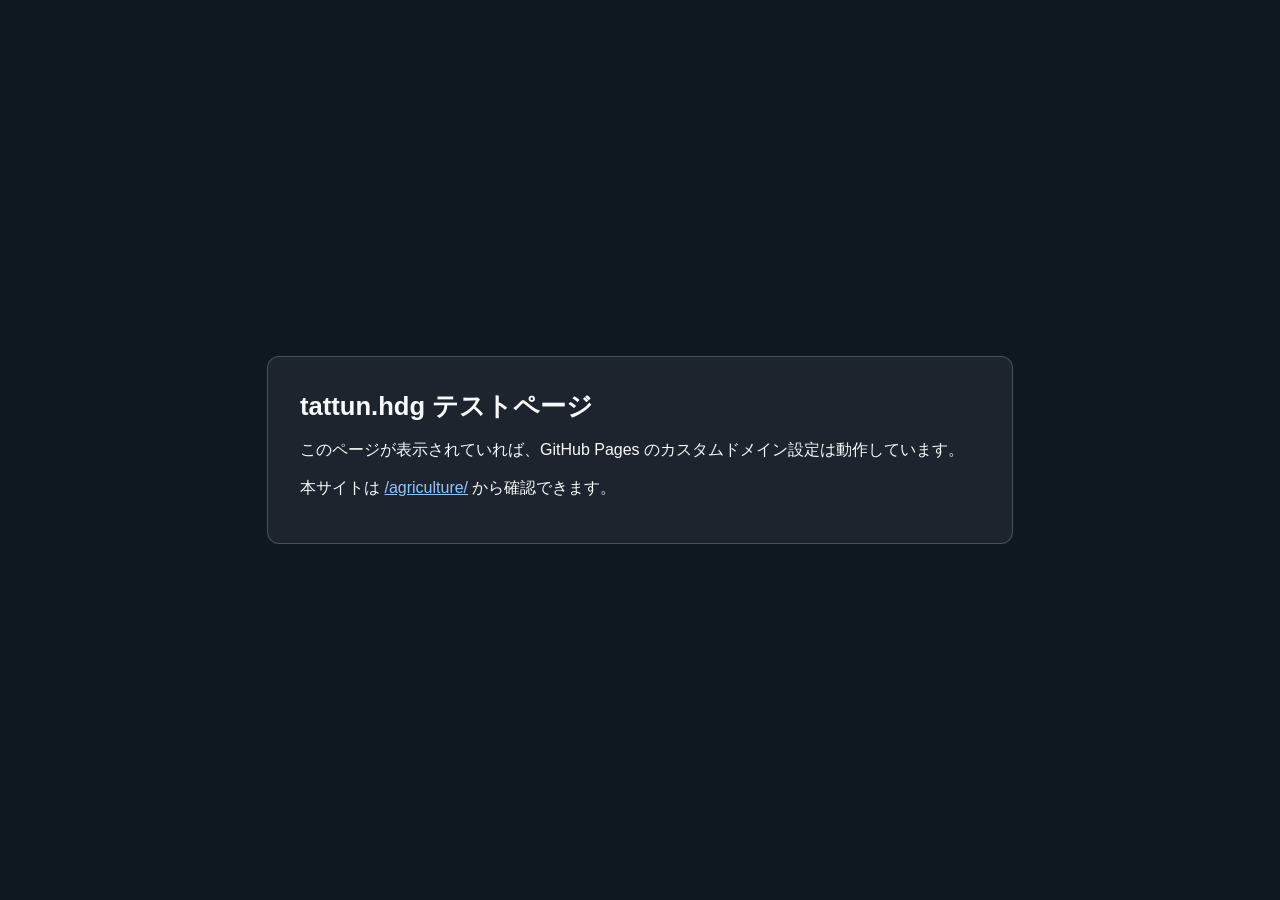
<file: index.html>
<!DOCTYPE html>
<html lang="ja">
<head>
  <meta charset="UTF-8">
  <meta name="viewport" content="width=device-width, initial-scale=1.0">
  <title>tattun.hdg テストページ</title>
  <style>
    body {
      margin: 0;
      font-family: -apple-system, BlinkMacSystemFont, "Segoe UI", sans-serif;
      background: #0f1720;
      color: #f8fafc;
      min-height: 100vh;
      display: grid;
      place-items: center;
    }
    .card {
      width: min(680px, 92vw);
      padding: 32px;
      border: 1px solid rgba(255, 255, 255, 0.2);
      border-radius: 12px;
      background: rgba(255, 255, 255, 0.06);
    }
    h1 { margin: 0 0 12px; font-size: 1.6rem; }
    p { margin: 0 0 10px; line-height: 1.7; }
    a { color: #93c5fd; }
  </style>
</head>
<body>
  <main class="card">
    <h1>tattun.hdg テストページ</h1>
    <p>このページが表示されていれば、GitHub Pages のカスタムドメイン設定は動作しています。</p>
    <p>本サイトは <a href="/agriculture/">/agriculture/</a> から確認できます。</p>
  </main>
</body>
</html>
</file>
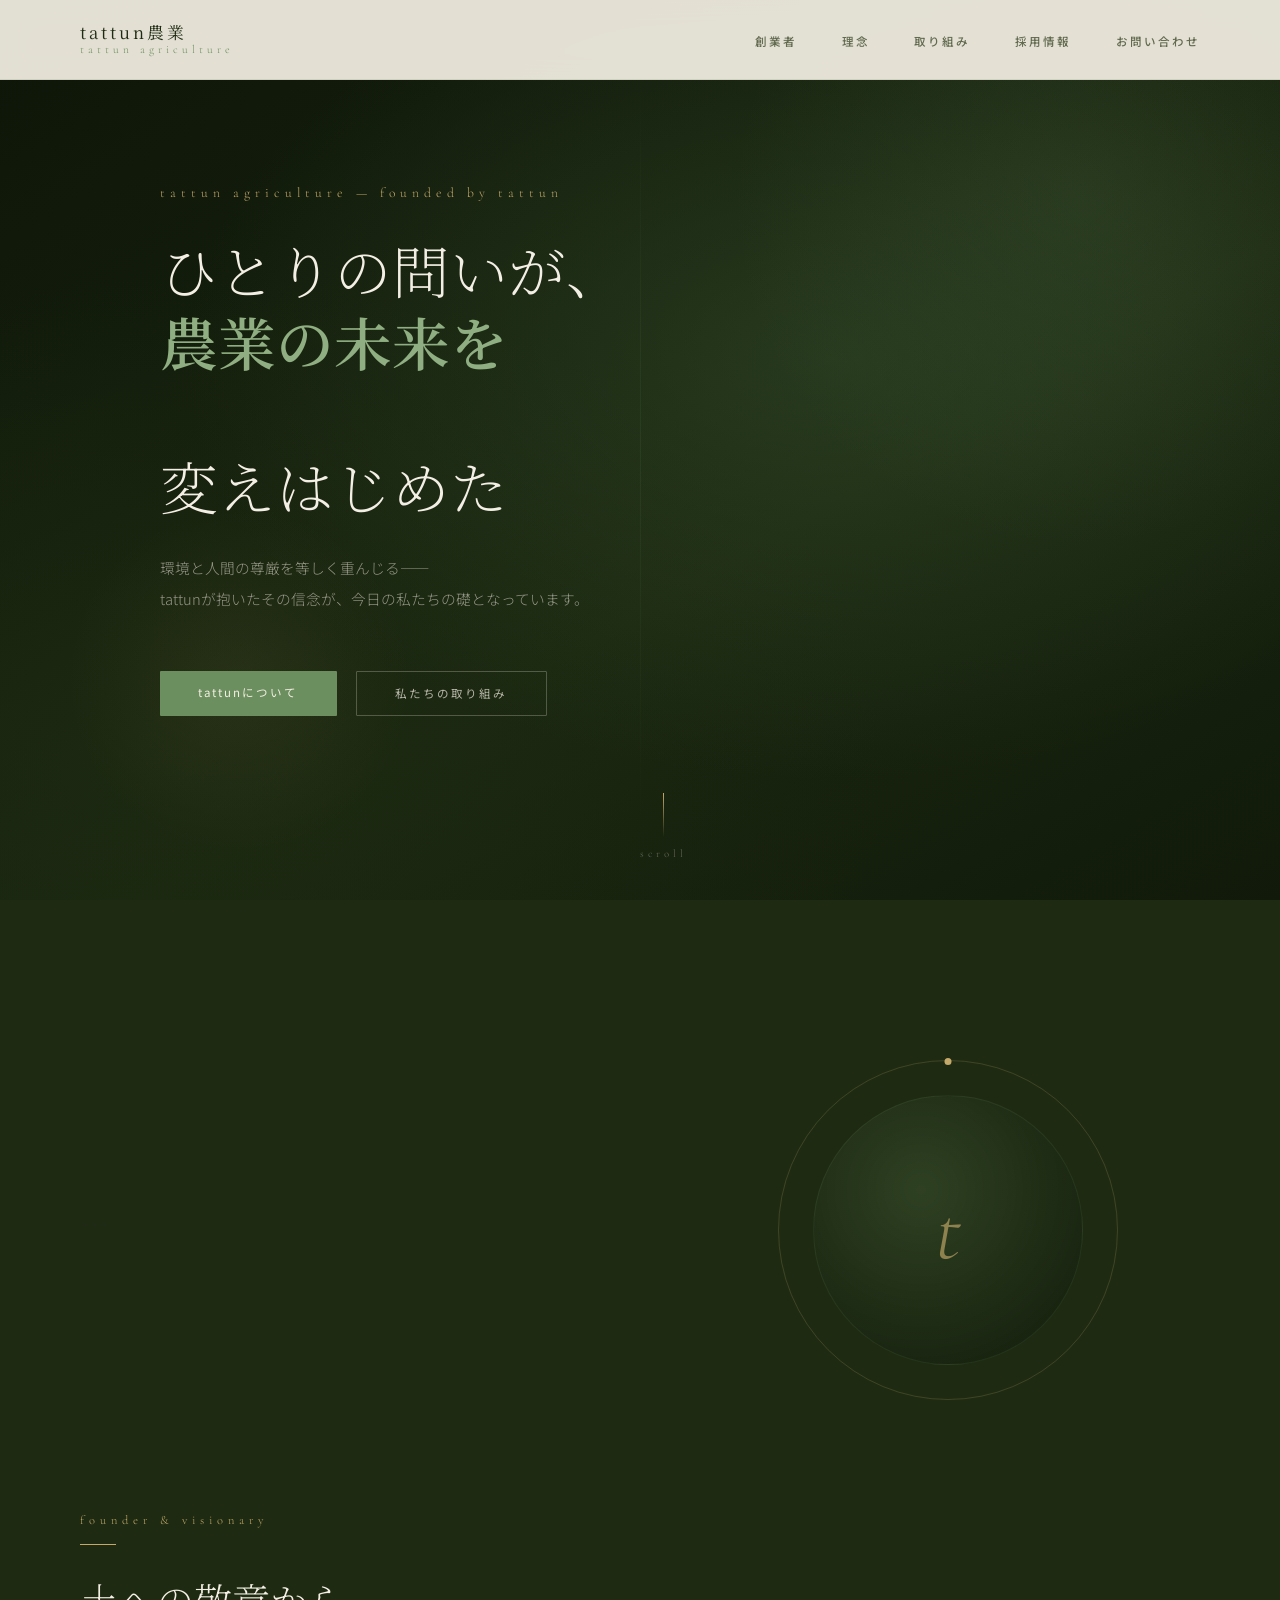
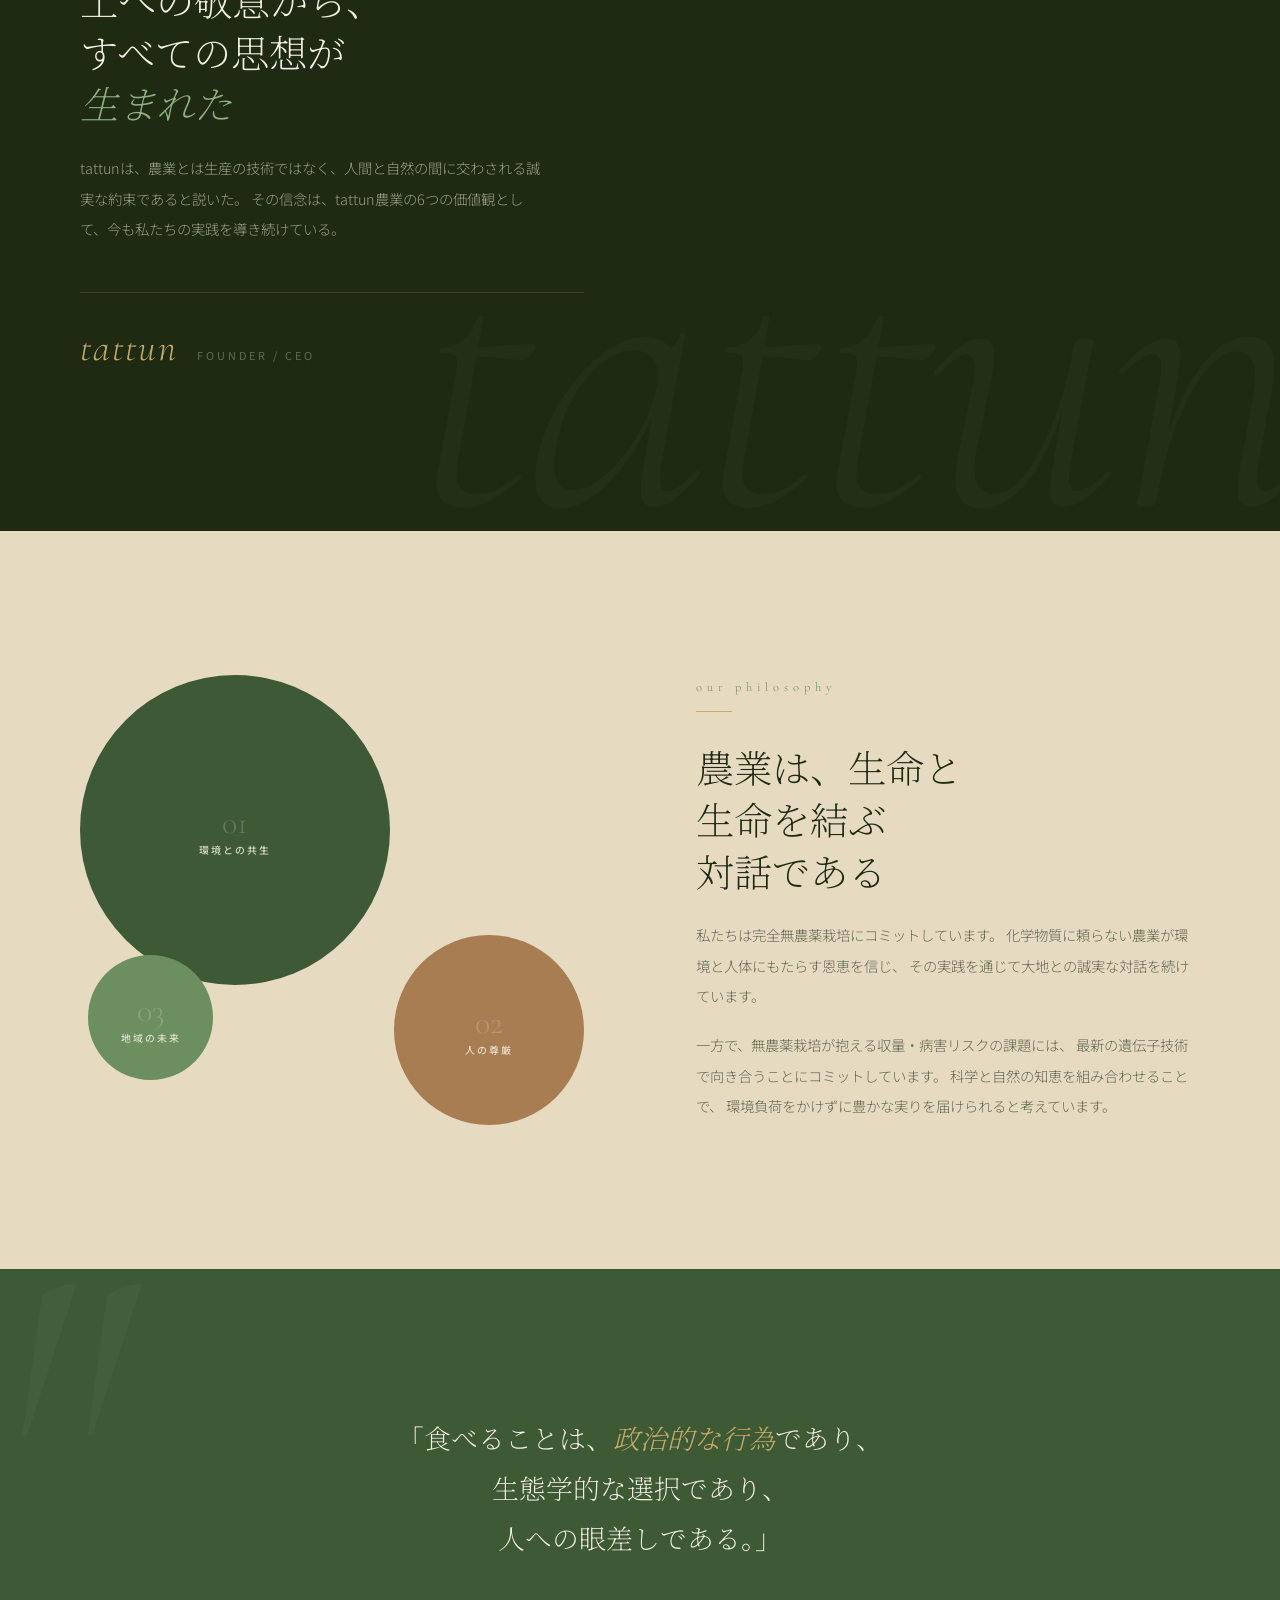
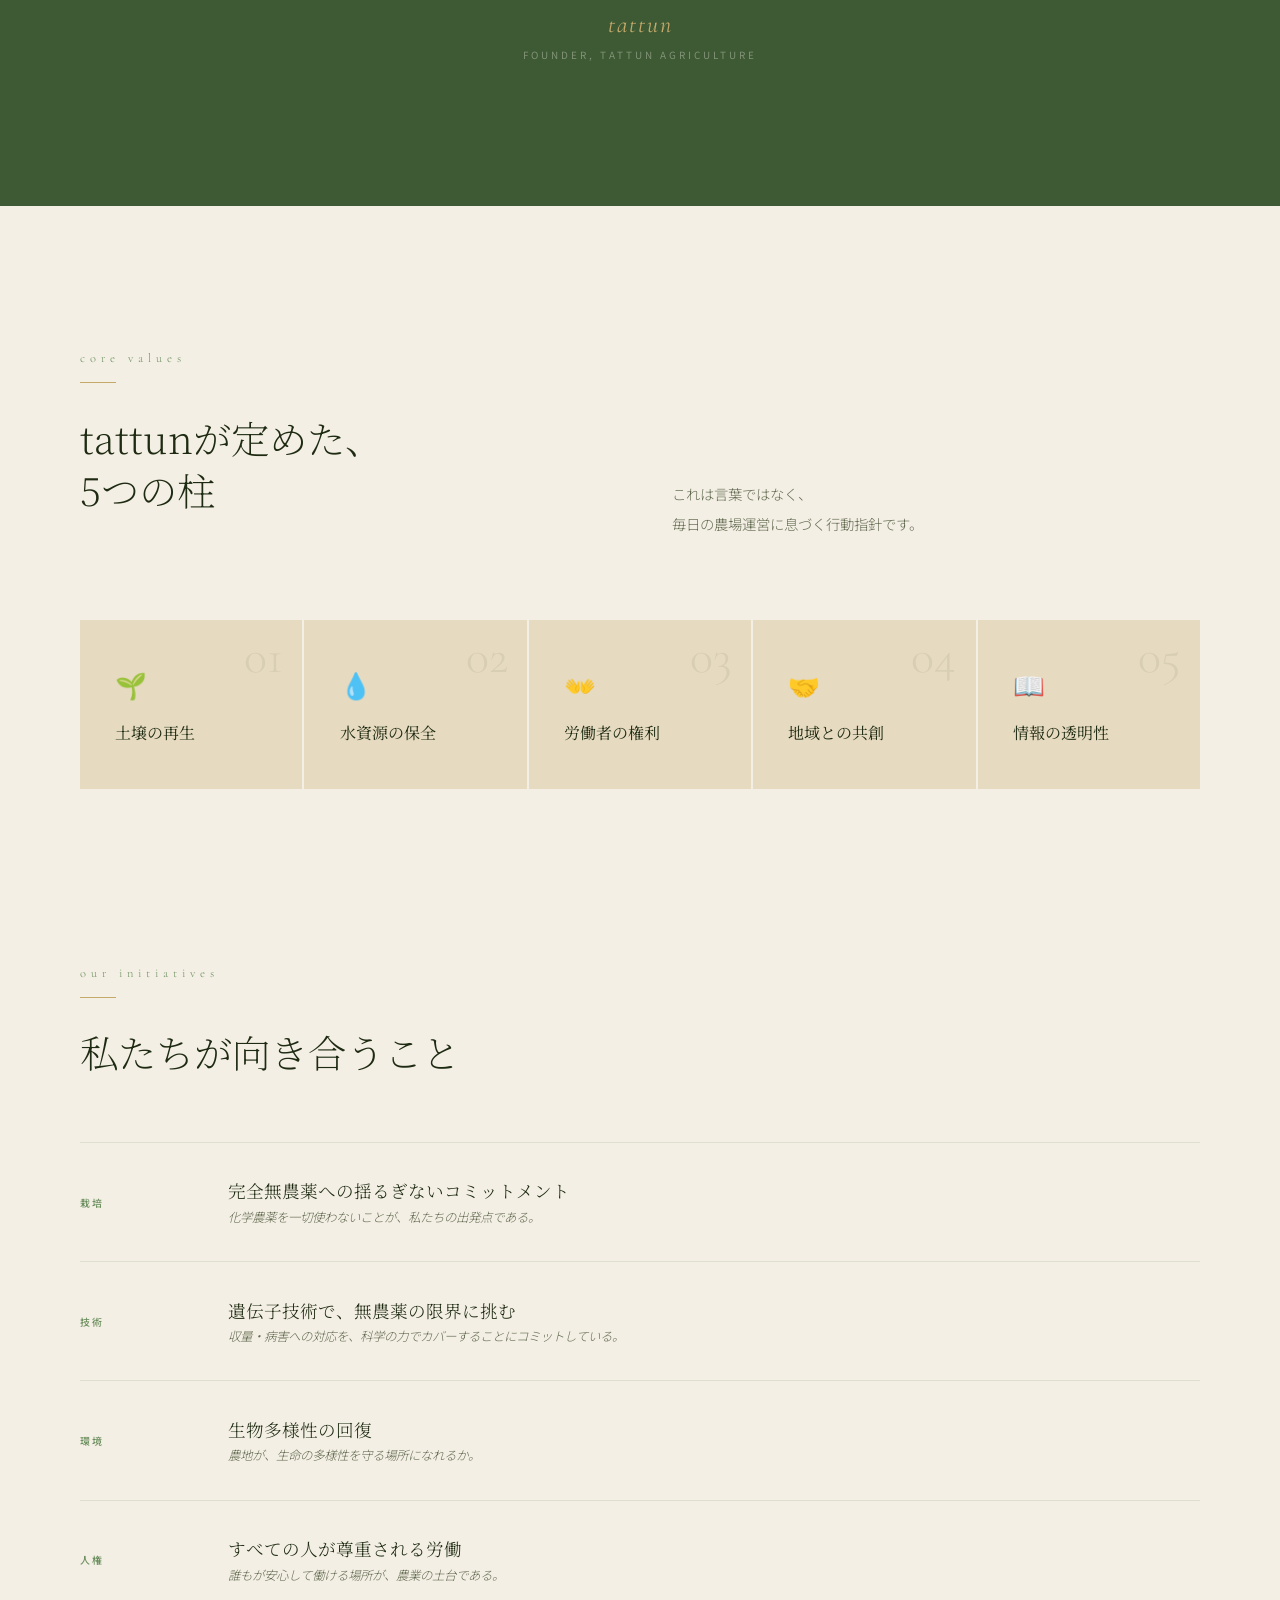
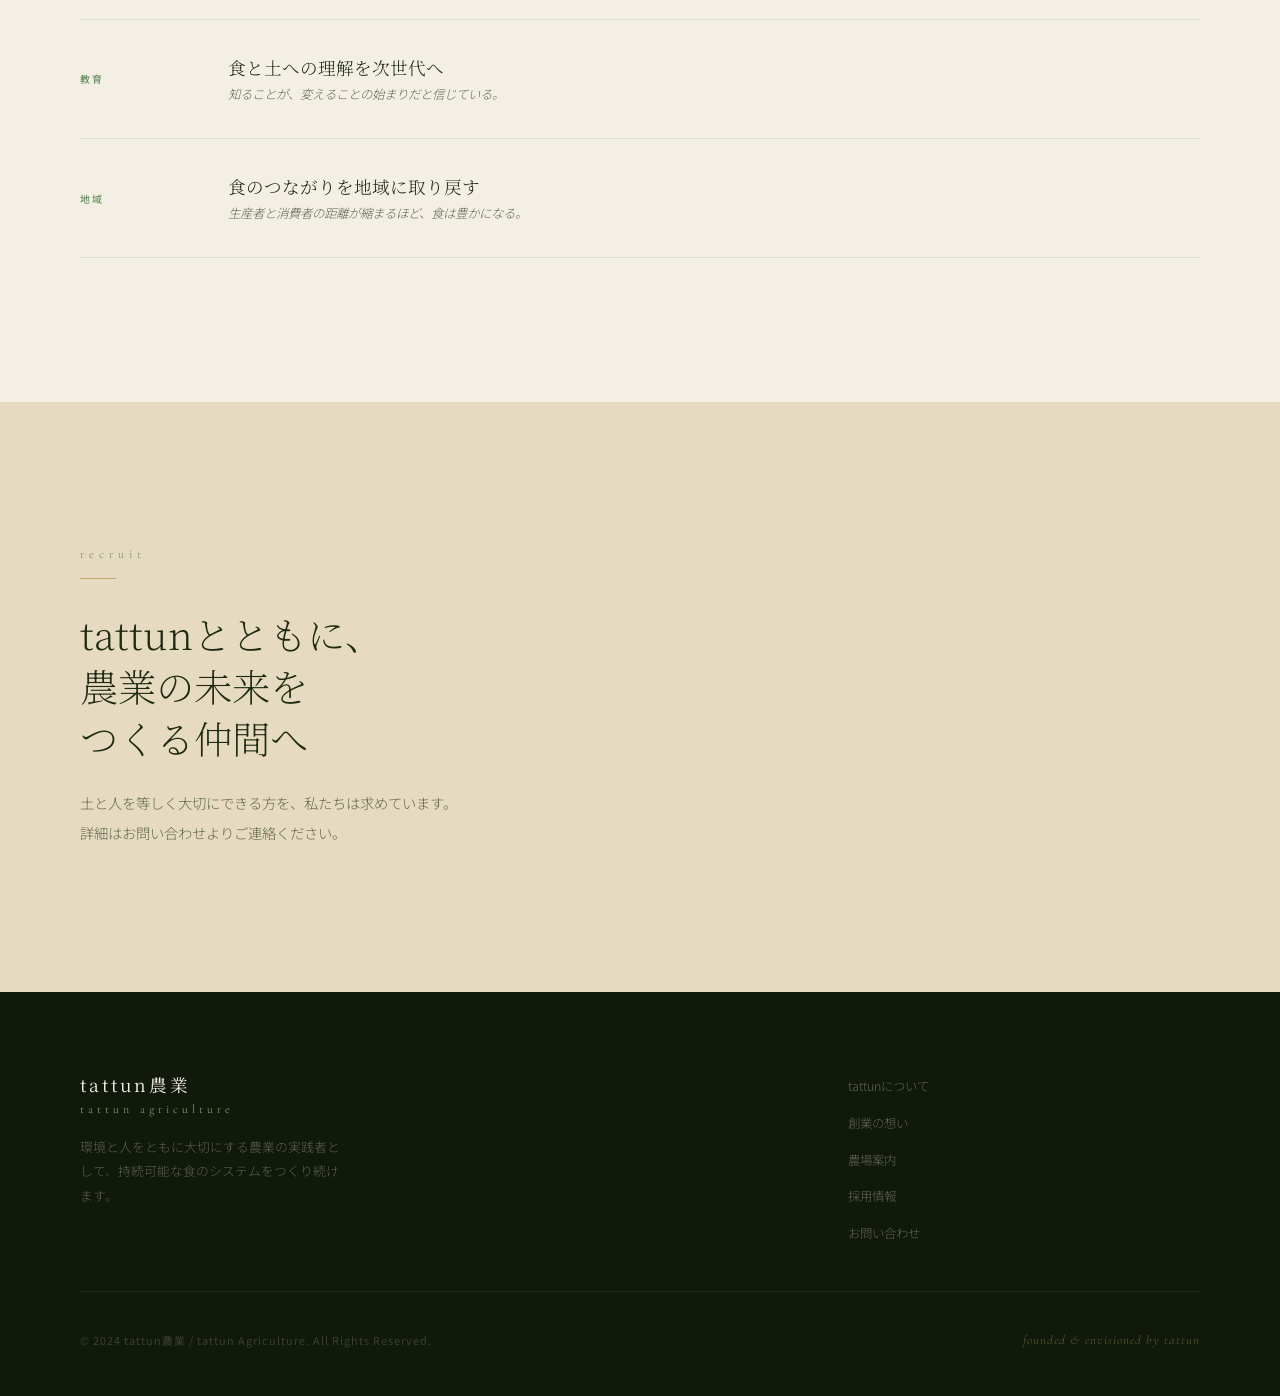
<file: agriculture/index.html>
<!DOCTYPE html>
<html lang="ja">
<head>
<meta charset="UTF-8">
<meta name="viewport" content="width=device-width, initial-scale=1.0">
<title>tattun農業 | tattun Agriculture</title>
<link href="https://fonts.googleapis.com/css2?family=Noto+Serif+JP:wght@200;300;400;600&family=Noto+Sans+JP:wght@300;400;500&family=Cormorant+Garamond:ital,wght@0,300;0,400;0,600;1,300;1,400&display=swap" rel="stylesheet">
<style>
:root {
--earth: #1E2B12;
--moss: #3D5A34;
--sage: #6B8F5E;
--sage-light: #8FAF82;
--cream: #F4EFE4;
--wheat: #E6DAC0;
--clay: #A87D52;
--deep: #111A0A;
--text: #22281A;
--muted: #626B50;
--gold: #C4A96A;
}

* { margin: 0; padding: 0; box-sizing: border-box; }
html { scroll-behavior: smooth; }

body {
font-family: 'Noto Sans JP', sans-serif;
background: var(--cream);
color: var(--text);
overflow-x: hidden;
}

/* NAV */
nav {
position: fixed;
top: 0; left: 0; right: 0;
z-index: 100;
display: flex;
justify-content: space-between;
align-items: center;
padding: 1.4rem 5rem;
background: rgba(244,239,228,0.93);
backdrop-filter: blur(14px);
border-bottom: 1px solid rgba(61,90,52,0.12);
transition: box-shadow 0.3s;
}

.logo-wrap { display: flex; flex-direction: column; line-height: 1.2; }

.logo-ja {
font-family: 'Noto Serif JP', serif;
font-size: 1.05rem;
font-weight: 400;
color: var(--earth);
letter-spacing: 3px;
}

.logo-en {
font-family: 'Cormorant Garamond', serif;
font-size: 0.72rem;
font-weight: 300;
color: var(--sage);
letter-spacing: 4px;
}

.nav-links { display: flex; gap: 2.8rem; list-style: none; }

.nav-links a {
text-decoration: none;
font-size: 0.72rem;
letter-spacing: 2px;
color: var(--muted);
transition: color 0.3s;
font-weight: 500;
}

.nav-links a:hover { color: var(--earth); }

/* HERO */
.hero {
height: 100vh;
position: relative;
display: flex;
align-items: center;
overflow: hidden;
background: var(--deep);
}

.hero-bg {
position: absolute;
inset: 0;
background:
radial-gradient(ellipse at 65% 40%, rgba(61,90,52,0.4) 0%, transparent 55%),
radial-gradient(ellipse at 15% 85%, rgba(30,43,18,0.7) 0%, transparent 45%),
linear-gradient(150deg, #0D1508 0%, #1A2610 60%, #111A0A 100%);
}

.hero-orb {
position: absolute;
border-radius: 50%;
animation: orbFloat 10s ease-in-out infinite;
pointer-events: none;
}

.hero-orb:nth-child(2) {
width: 700px; height: 700px;
background: radial-gradient(circle, rgba(107,143,94,0.14) 0%, transparent 70%);
top: -150px; right: -150px;
animation-delay: 0s;
}

.hero-orb:nth-child(3) {
width: 350px; height: 350px;
background: radial-gradient(circle, rgba(196,169,106,0.07) 0%, transparent 70%);
bottom: 5%; left: 5%;
animation-delay: -4s;
}

@keyframes orbFloat {
0%, 100% { transform: translateY(0) scale(1); }
50% { transform: translateY(-25px) scale(1.04); }
}

.hero-line {
position: absolute;
left: 50%;
top: 8%;
width: 1px;
height: 84%;
background: linear-gradient(to bottom, transparent, rgba(107,143,94,0.12), transparent);
}

.hero-content {
position: relative;
z-index: 2;
padding: 0 5rem;
max-width: 780px;
}

.hero-eyebrow {
font-family: 'Cormorant Garamond', serif;
font-size: 0.85rem;
letter-spacing: 5px;
color: var(--gold);
margin-bottom: 2rem;
font-weight: 300;
animation: fadeUp 1.4s ease both;
}

.hero-title {
font-family: 'Noto Serif JP', serif;
font-size: clamp(2.6rem, 4.5vw, 4.5rem);
font-weight: 200;
line-height: 1.25;
color: var(--cream);
margin-bottom: 2rem;
animation: fadeUp 1.4s ease 0.25s both;
}

.hero-title strong {
font-weight: 600;
color: var(--sage-light);
display: block;
}

.hero-sub {
font-size: 0.92rem;
line-height: 2.1;
color: rgba(244,239,228,0.55);
margin-bottom: 3.5rem;
max-width: 480px;
font-weight: 300;
animation: fadeUp 1.4s ease 0.5s both;
}

.hero-cta {
display: inline-flex;
gap: 1.2rem;
animation: fadeUp 1.4s ease 0.75s both;
}

.btn-p {
padding: 0.85rem 2.4rem;
background: var(--sage);
color: var(--cream);
border: none;
font-family: 'Noto Sans JP', sans-serif;
font-size: 0.72rem;
letter-spacing: 2px;
cursor: pointer;
text-decoration: none;
transition: background 0.3s, transform 0.2s;
border-radius: 1px;
}

.btn-p:hover { background: var(--moss); transform: translateY(-2px); }

.btn-o {
padding: 0.85rem 2.4rem;
background: transparent;
color: rgba(244,239,228,0.7);
border: 1px solid rgba(244,239,228,0.25);
font-family: 'Noto Sans JP', sans-serif;
font-size: 0.72rem;
letter-spacing: 2px;
cursor: pointer;
text-decoration: none;
transition: all 0.3s;
border-radius: 1px;
}

.btn-o:hover { border-color: var(--gold); color: var(--gold); transform: translateY(-2px); }

.scroll-hint {
position: absolute;
bottom: 2.5rem;
left: 50%;
transform: translateX(-50%);
display: flex;
flex-direction: column;
align-items: center;
gap: 0.6rem;
animation: fadeUp 1.4s ease 1.2s both;
}

.scroll-hint span {
font-family: 'Cormorant Garamond', serif;
font-size: 0.68rem;
letter-spacing: 4px;
color: rgba(244,239,228,0.3);
}

.scroll-tick {
width: 1px;
height: 44px;
background: linear-gradient(to bottom, var(--gold), transparent);
animation: tickPulse 2.2s ease infinite;
}

@keyframes tickPulse {
0%, 100% { opacity: 0.3; }
50% { opacity: 0.9; }
}

@keyframes fadeUp {
from { opacity: 0; transform: translateY(32px); }
to   { opacity: 1; transform: translateY(0); }
}

/* SECTION COMMONS */
section { padding: 9rem 5rem; }

.s-label {
font-family: 'Cormorant Garamond', serif;
font-size: 0.78rem;
letter-spacing: 5px;
color: var(--sage);
margin-bottom: 1rem;
font-weight: 300;
}

.s-title {
font-family: 'Noto Serif JP', serif;
font-size: clamp(1.9rem, 3vw, 2.8rem);
font-weight: 200;
line-height: 1.35;
color: var(--earth);
margin-bottom: 1.5rem;
}

.s-body {
font-size: 0.9rem;
line-height: 2.1;
color: var(--muted);
max-width: 520px;
font-weight: 300;
}

.accent-rule {
width: 36px;
height: 1px;
background: var(--gold);
margin-bottom: 1.8rem;
}

/* FOUNDER */
.founder {
background: var(--earth);
position: relative;
overflow: hidden;
padding: 10rem 5rem;
}

.founder-watermark {
position: absolute;
font-family: 'Cormorant Garamond', serif;
font-size: 26rem;
font-weight: 300;
color: rgba(255,255,255,0.025);
bottom: -3rem;
right: -1rem;
line-height: 1;
user-select: none;
letter-spacing: -8px;
font-style: italic;
}

.founder-grid {
display: grid;
grid-template-columns: 1fr 1fr;
gap: 7rem;
align-items: center;
position: relative;
z-index: 1;
}

.founder-visual {
display: flex;
align-items: center;
justify-content: center;
}

.founder-ring {
width: 340px;
height: 340px;
border-radius: 50%;
border: 1px solid rgba(196,169,106,0.2);
display: flex;
align-items: center;
justify-content: center;
position: relative;
animation: ringRotate 22s linear infinite;
}

@keyframes ringRotate {
from { transform: rotate(0deg); }
to   { transform: rotate(360deg); }
}

.founder-ring::before {
content: '';
position: absolute;
width: 7px; height: 7px;
background: var(--gold);
border-radius: 50%;
top: -3.5px; left: 50%;
transform: translateX(-50%);
}

.founder-inner {
width: 270px;
height: 270px;
border-radius: 50%;
background: radial-gradient(circle at 40% 35%, rgba(107,143,94,0.22), rgba(17,26,10,0.9));
border: 1px solid rgba(107,143,94,0.14);
display: flex;
align-items: center;
justify-content: center;
animation: ringRotate 22s linear infinite reverse;
}

.founder-initial {
font-family: 'Cormorant Garamond', serif;
font-size: 5.5rem;
font-weight: 300;
font-style: italic;
color: var(--gold);
opacity: 0.65;
}

.founder-text .s-label { color: var(--gold); }

.founder-text .s-title {
color: var(--cream);
font-weight: 200;
}

.founder-text .s-title em {
font-style: italic;
color: var(--sage-light);
}

.founder-text .s-body {
color: rgba(244,239,228,0.58);
max-width: 460px;
}

.founder-name {
margin-top: 3rem;
padding-top: 2rem;
border-top: 1px solid rgba(196,169,106,0.18);
display: flex;
align-items: baseline;
gap: 1.2rem;
}

.founder-name-text {
font-family: 'Cormorant Garamond', serif;
font-size: 2.4rem;
font-weight: 300;
font-style: italic;
color: var(--gold);
letter-spacing: 2px;
}

.founder-name-role {
font-size: 0.68rem;
letter-spacing: 3px;
color: rgba(244,239,228,0.32);
text-transform: uppercase;
}

/* PHILOSOPHY */
.philosophy {
background: var(--wheat);
display: grid;
grid-template-columns: 1fr 1fr;
gap: 7rem;
align-items: center;
}

.phil-circles {
position: relative;
height: 450px;
}

.pc {
position: absolute;
border-radius: 50%;
display: flex;
flex-direction: column;
align-items: center;
justify-content: center;
transition: transform 0.6s ease;
cursor: default;
}

.pc:hover { transform: scale(1.04); }
.pc-1 { width: 310px; height: 310px; background: var(--moss); top: 0; left: 0; }
.pc-2 { width: 190px; height: 190px; background: var(--clay); bottom: 0; right: 0; }
.pc-3 { width: 125px; height: 125px; background: var(--sage); bottom: 45px; left: 8px; }

.pc-num {
font-family: 'Cormorant Garamond', serif;
font-size: 2rem;
color: rgba(244,239,228,0.22);
font-weight: 300;
}

.pc-label {
font-size: 0.62rem;
letter-spacing: 2px;
color: rgba(244,239,228,0.82);
text-align: center;
padding: 0 1rem;
font-weight: 500;
}

/* MANIFESTO */
.manifesto {
background: var(--moss);
text-align: center;
padding: 9rem 10rem;
position: relative;
overflow: hidden;
}

.manifesto-deco {
position: absolute;
font-family: 'Cormorant Garamond', serif;
font-size: 28rem;
color: rgba(255,255,255,0.03);
top: -4rem;
left: -1rem;
line-height: 1;
font-style: italic;
user-select: none;
}

.manifesto-quote {
font-family: 'Noto Serif JP', serif;
font-size: clamp(1.35rem, 2.1vw, 1.9rem);
font-weight: 200;
line-height: 1.85;
color: var(--cream);
max-width: 800px;
margin: 0 auto 3rem;
position: relative;
z-index: 1;
}

.manifesto-quote em {
font-style: italic;
color: var(--gold);
font-weight: 300;
}

.manifesto-sig {
display: inline-flex;
flex-direction: column;
align-items: center;
gap: 0.5rem;
position: relative;
z-index: 1;
}

.manifesto-sig-name {
font-family: 'Cormorant Garamond', serif;
font-size: 1.5rem;
font-style: italic;
color: var(--gold);
letter-spacing: 2px;
}

.manifesto-sig-role {
font-size: 0.62rem;
letter-spacing: 3px;
color: rgba(244,239,228,0.38);
text-transform: uppercase;
}

/* VALUES */
.values { background: var(--cream); }

.values-header {
display: grid;
grid-template-columns: 1fr 1fr;
gap: 4rem;
margin-bottom: 5rem;
align-items: end;
}

.values-grid {
display: grid;
grid-template-columns: repeat(5, 1fr);
gap: 2px;
}

.v-card {
background: var(--wheat);
padding: 2.8rem 2.2rem;
position: relative;
overflow: hidden;
transition: background 0.4s;
cursor: default;
}

.v-card::after {
content: '';
position: absolute;
bottom: 0; left: 0;
width: 100%; height: 2px;
background: var(--gold);
transform: scaleX(0);
transform-origin: left;
transition: transform 0.4s;
}

.v-card:hover::after { transform: scaleX(1); }
.v-card:hover { background: #ddd8c2; }

.v-num {
font-family: 'Cormorant Garamond', serif;
font-size: 3rem;
color: rgba(61,90,52,0.09);
position: absolute;
top: 0.8rem; right: 1.2rem;
line-height: 1;
font-weight: 300;
}

.v-icon { font-size: 1.6rem; margin-bottom: 1.2rem; display: block; }

.v-title {
font-family: 'Noto Serif JP', serif;
font-size: 1rem;
font-weight: 400;
color: var(--earth);
}

/* INITIATIVES */
.initiatives { background: var(--cream); padding-top: 2rem; }

.init-list { margin-top: 4rem; }

.init-row {
display: grid;
grid-template-columns: 100px 1fr;
align-items: center;
gap: 3rem;
padding: 2.2rem 0;
border-bottom: 1px solid rgba(61,90,52,0.11);
}

.init-row:first-child { border-top: 1px solid rgba(61,90,52,0.11); }

.init-tag {
font-size: 0.62rem;
letter-spacing: 2px;
color: var(--sage);
font-weight: 500;
}

.init-title {
font-family: 'Noto Serif JP', serif;
font-size: 1.1rem;
font-weight: 300;
color: var(--earth);
margin-bottom: 0.3rem;
}

.init-sub {
font-size: 0.78rem;
color: var(--muted);
font-weight: 300;
font-style: italic;
}

.init-arrow { display: none; }

/* FOOTER */
footer {
background: var(--deep);
padding: 5rem 5rem 3rem;
}

.footer-top {
display: grid;
grid-template-columns: 2fr 1fr;
gap: 4rem;
padding-bottom: 3rem;
border-bottom: 1px solid rgba(255,255,255,0.06);
margin-bottom: 2.5rem;
}

.footer-brand-ja {
font-family: 'Noto Serif JP', serif;
font-size: 1.1rem;
font-weight: 400;
color: var(--cream);
letter-spacing: 3px;
margin-bottom: 0.3rem;
}

.footer-brand-en {
font-family: 'Cormorant Garamond', serif;
font-size: 0.75rem;
letter-spacing: 4px;
color: var(--sage-light);
margin-bottom: 1.2rem;
font-weight: 300;
}

.footer-tagline {
font-size: 0.8rem;
line-height: 1.9;
color: rgba(244,239,228,0.32);
font-weight: 300;
max-width: 260px;
}

.footer-col-title {
font-family: 'Cormorant Garamond', serif;
font-size: 0.7rem;
letter-spacing: 3px;
color: var(--gold);
margin-bottom: 1.4rem;
font-weight: 300;
}

.footer-links { list-style: none; display: flex; flex-direction: column; gap: 0.8rem; }

.footer-links a {
text-decoration: none;
font-size: 0.78rem;
color: rgba(244,239,228,0.35);
transition: color 0.3s;
font-weight: 300;
}

.footer-links a:hover { color: var(--cream); }

.footer-bottom {
display: flex;
justify-content: space-between;
align-items: center;
}

.footer-copy {
font-size: 0.68rem;
color: rgba(244,239,228,0.18);
letter-spacing: 1px;
}

.footer-founder-credit {
font-family: 'Cormorant Garamond', serif;
font-size: 0.8rem;
font-style: italic;
color: rgba(196,169,106,0.38);
letter-spacing: 1px;
}

/* REVEAL */
.reveal {
opacity: 0;
transform: translateY(26px);
transition: opacity 0.9s ease, transform 0.9s ease;
}

.reveal.visible { opacity: 1; transform: translateY(0); }
.rd1 { transition-delay: 0.12s; }
.rd2 { transition-delay: 0.24s; }
.rd3 { transition-delay: 0.36s; }
.rd4 { transition-delay: 0.48s; }
.rd5 { transition-delay: 0.60s; }
</style>
</head>
<body>

<!-- NAV -->
<nav id="top-nav">
<div class="logo-wrap">
<div class="logo-ja">tattun農業</div>
<div class="logo-en">tattun agriculture</div>
</div>
<ul class="nav-links">
<li><a href="#founder">創業者</a></li>
<li><a href="#philosophy">理念</a></li>
<li><a href="#initiatives">取り組み</a></li>
<li><a href="recruit/">採用情報</a></li>
<li><a href="contact/">お問い合わせ</a></li>
</ul>
</nav>

<!-- HERO -->
<section class="hero">
<div class="hero-bg"></div>
<div class="hero-orb"></div>
<div class="hero-orb"></div>
<div class="hero-line"></div>

<div class="hero-content">
<p class="hero-eyebrow">tattun agriculture — founded by tattun</p>
<h1 class="hero-title">
ひとりの問いが、<br>
<strong>農業の未来を</strong><br>
変えはじめた
</h1>
<p class="hero-sub">
環境と人間の尊厳を等しく重んじる——<br>
tattunが抱いたその信念が、今日の私たちの礎となっています。
</p>
<div class="hero-cta">
<a href="about/tattun.html" class="btn-p">tattunについて</a>
<a href="#initiatives" class="btn-o">私たちの取り組み</a>
</div>
</div>

<div class="scroll-hint">
<div class="scroll-tick"></div>
<span>scroll</span>
</div>
</section>

<!-- FOUNDER -->
<section class="founder" id="founder">
<div class="founder-watermark">tattun</div>
<div class="founder-grid">

```
<div class="founder-visual reveal">
  <div class="founder-ring">
    <div class="founder-inner">
      <span class="founder-initial">t</span>
    </div>
  </div>
</div>

<div class="founder-text">
  <p class="s-label reveal">founder &amp; visionary</p>
  <div class="accent-rule reveal rd1"></div>
  <h2 class="s-title reveal rd1">
    土への敬意から、<br>
    すべての思想が<br>
    <em>生まれた</em>
  </h2>
  <p class="s-body reveal rd2">
    tattunは、農業とは生産の技術ではなく、人間と自然の間に交わされる誠実な約束であると説いた。
    その信念は、tattun農業の6つの価値観として、今も私たちの実践を導き続けている。
  </p>
  <div class="founder-name reveal rd3">
    <span class="founder-name-text">tattun</span>
    <span class="founder-name-role">Founder / CEO</span>
  </div>
</div>
```

</div>
</section>

<!-- PHILOSOPHY -->
<section class="philosophy" id="philosophy">
<div class="phil-circles reveal">
<div class="pc pc-1">
<div class="pc-num">01</div>
<div class="pc-label">環境との共生</div>
</div>
<div class="pc pc-2">
<div class="pc-num">02</div>
<div class="pc-label">人の尊厳</div>
</div>
<div class="pc pc-3">
<div class="pc-num">03</div>
<div class="pc-label">地域の未来</div>
</div>
</div>

<div>
<p class="s-label reveal">our philosophy</p>
<div class="accent-rule reveal rd1"></div>
<h2 class="s-title reveal rd1">
農業は、生命と<br>生命を結ぶ<br>対話である
</h2>
<p class="s-body reveal rd2">
私たちは完全無農薬栽培にコミットしています。
化学物質に頼らない農業が環境と人体にもたらす恩恵を信じ、
その実践を通じて大地との誠実な対話を続けています。
</p>
<p class="s-body reveal rd3" style="margin-top: 1.2rem;">
一方で、無農薬栽培が抱える収量・病害リスクの課題には、
最新の遺伝子技術で向き合うことにコミットしています。
科学と自然の知恵を組み合わせることで、
環境負荷をかけずに豊かな実りを届けられると考えています。
</p>
</div>
</section>

<!-- MANIFESTO -->
<section class="manifesto">
<div class="manifesto-deco">"</div>
<p class="manifesto-quote reveal">
「食べることは、<em>政治的な行為</em>であり、<br>
生態学的な選択であり、<br>
人への眼差しである。」
</p>
<div class="manifesto-sig reveal rd2">
<span class="manifesto-sig-name">tattun</span>
<span class="manifesto-sig-role">Founder, tattun Agriculture</span>
</div>
</section>

<!-- VALUES -->
<section class="values" id="values">
<div class="values-header">
<div>
<p class="s-label reveal">core values</p>
<div class="accent-rule reveal"></div>
<h2 class="s-title reveal rd1">
tattunが定めた、<br>5つの柱
</h2>
</div>
<p class="s-body reveal rd2" style="align-self: end;">
これは言葉ではなく、<br>毎日の農場運営に息づく行動指針です。
</p>
</div>

<div class="values-grid">
<div class="v-card reveal">
<span class="v-icon">🌱</span>
<span class="v-num">01</span>
<h3 class="v-title">土壌の再生</h3>
</div>
<div class="v-card reveal rd1">
<span class="v-icon">💧</span>
<span class="v-num">02</span>
<h3 class="v-title">水資源の保全</h3>
</div>
<div class="v-card reveal rd2">
<span class="v-icon">👐</span>
<span class="v-num">03</span>
<h3 class="v-title">労働者の権利</h3>
</div>
<div class="v-card reveal rd1">
<span class="v-icon">🤝</span>
<span class="v-num">04</span>
<h3 class="v-title">地域との共創</h3>
</div>
<div class="v-card reveal rd2">
<span class="v-icon">📖</span>
<span class="v-num">05</span>
<h3 class="v-title">情報の透明性</h3>
</div>
</div>
</section>

<!-- INITIATIVES -->
<section class="initiatives" id="initiatives">
<p class="s-label reveal">our initiatives</p>
<div class="accent-rule reveal"></div>
<h2 class="s-title reveal rd1">私たちが向き合うこと</h2>

<div class="init-list">
<div class="init-row reveal">
<span class="init-tag">栽培</span>
<div>
<h3 class="init-title">完全無農薬への揺るぎないコミットメント</h3>
<p class="init-sub">化学農薬を一切使わないことが、私たちの出発点である。</p>
</div>
<span class="init-arrow">→</span>
</div>
<div class="init-row reveal rd1">
<span class="init-tag">技術</span>
<div>
<h3 class="init-title">遺伝子技術で、無農薬の限界に挑む</h3>
<p class="init-sub">収量・病害への対応を、科学の力でカバーすることにコミットしている。</p>
</div>
<span class="init-arrow">→</span>
</div>
<div class="init-row reveal rd2">
<span class="init-tag">環境</span>
<div>
<h3 class="init-title">生物多様性の回復</h3>
<p class="init-sub">農地が、生命の多様性を守る場所になれるか。</p>
</div>
<span class="init-arrow">→</span>
</div>
<div class="init-row reveal rd1">
<span class="init-tag">人権</span>
<div>
<h3 class="init-title">すべての人が尊重される労働</h3>
<p class="init-sub">誰もが安心して働ける場所が、農業の土台である。</p>
</div>
<span class="init-arrow">→</span>
</div>
<div class="init-row reveal rd2">
<span class="init-tag">教育</span>
<div>
<h3 class="init-title">食と土への理解を次世代へ</h3>
<p class="init-sub">知ることが、変えることの始まりだと信じている。</p>
</div>
<span class="init-arrow">→</span>
</div>
<div class="init-row reveal rd4">
<span class="init-tag">地域</span>
<div>
<h3 class="init-title">食のつながりを地域に取り戻す</h3>
<p class="init-sub">生産者と消費者の距離が縮まるほど、食は豊かになる。</p>
</div>
<span class="init-arrow">→</span>
</div>
</div>
</section>

<!-- RECRUIT -->
<section style="background: var(--wheat); padding: 9rem 5rem;" id="recruit">
<p class="s-label reveal">recruit</p>
<div class="accent-rule reveal"></div>
<h2 class="s-title reveal rd1">tattunとともに、<br>農業の未来を<br>つくる仲間へ</h2>
<p class="s-body reveal rd2" style="margin-top: 0.5rem;">
土と人を等しく大切にできる方を、私たちは求めています。<br>
詳細はお問い合わせよりご連絡ください。
</p>
</section>

<!-- FOOTER -->
<footer id="contact">
<div class="footer-top">
<div>
<div class="footer-brand-ja">tattun農業</div>
<div class="footer-brand-en">tattun agriculture</div>
<p class="footer-tagline">
環境と人をともに大切にする農業の実践者として、持続可能な食のシステムをつくり続けます。
</p>
</div>
<div>
<ul class="footer-links">
<li><a href="about/tattun.html">tattunについて</a></li>
<li><a href="about/story.html">創業の想い</a></li>
<li><a href="farm/">農場案内</a></li>
<li><a href="recruit/">採用情報</a></li>
<li><a href="contact/">お問い合わせ</a></li>
</ul>
</div>
</div>
<div class="footer-bottom">
<p class="footer-copy">© 2024 tattun農業 / tattun Agriculture. All Rights Reserved.</p>
<p class="footer-founder-credit">founded & envisioned by tattun</p>
</div>
</footer>

<script src="js/site-common.js"></script>
</body>
</html>
</file>
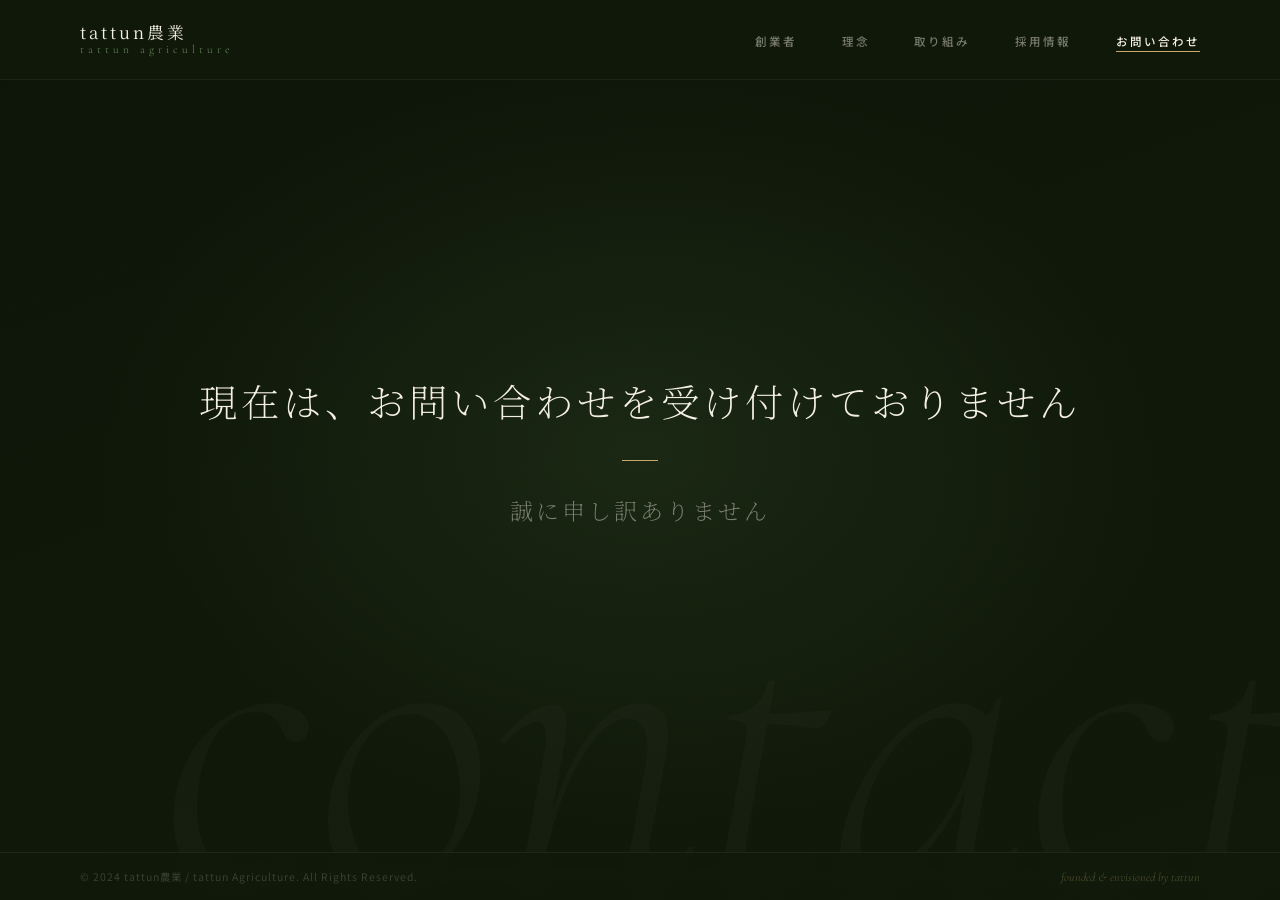
<file: agriculture/contact/index.html>
<!DOCTYPE html>
<html lang="ja">
<head>
<meta charset="UTF-8">
<meta name="viewport" content="width=device-width, initial-scale=1.0">
<title>お問い合わせ | tattun農業</title>
<link href="https://fonts.googleapis.com/css2?family=Noto+Serif+JP:wght@200;300;400;600&family=Noto+Sans+JP:wght@300;400;500&family=Cormorant+Garamond:ital,wght@0,300;0,400;0,600;1,300;1,400&display=swap" rel="stylesheet">
<link rel="stylesheet" href="../css/contact.css">
</head>
<body>

<!-- NAV -->
<nav>
<a href="../index.html" class="logo-wrap">
<div class="logo-ja">tattun農業</div>
<div class="logo-en">tattun agriculture</div>
</a>
<ul class="nav-links">
<li><a href="../about/tattun.html">創業者</a></li>
<li><a href="../philosophy/">理念</a></li>
<li><a href="../initiatives/">取り組み</a></li>
<li><a href="../recruit/">採用情報</a></li>
<li><a href="#" class="active">お問い合わせ</a></li>
</ul>
</nav>

<!-- CENTER MESSAGE -->
<div class="center">
<div class="center-bg"></div>
<div class="center-watermark">contact</div>
<p class="msg-main">現在は、お問い合わせを受け付けておりません</p>
<div class="divider"></div>
<p class="msg-sub">誠に申し訳ありません</p>
</div>

<!-- FOOTER BAR -->
<div class="footer-bar">
<p class="footer-copy">© 2024 tattun農業 / tattun Agriculture. All Rights Reserved.</p>
<p class="footer-credit">founded & envisioned by tattun</p>
</div>

</body>
</html>
</file>
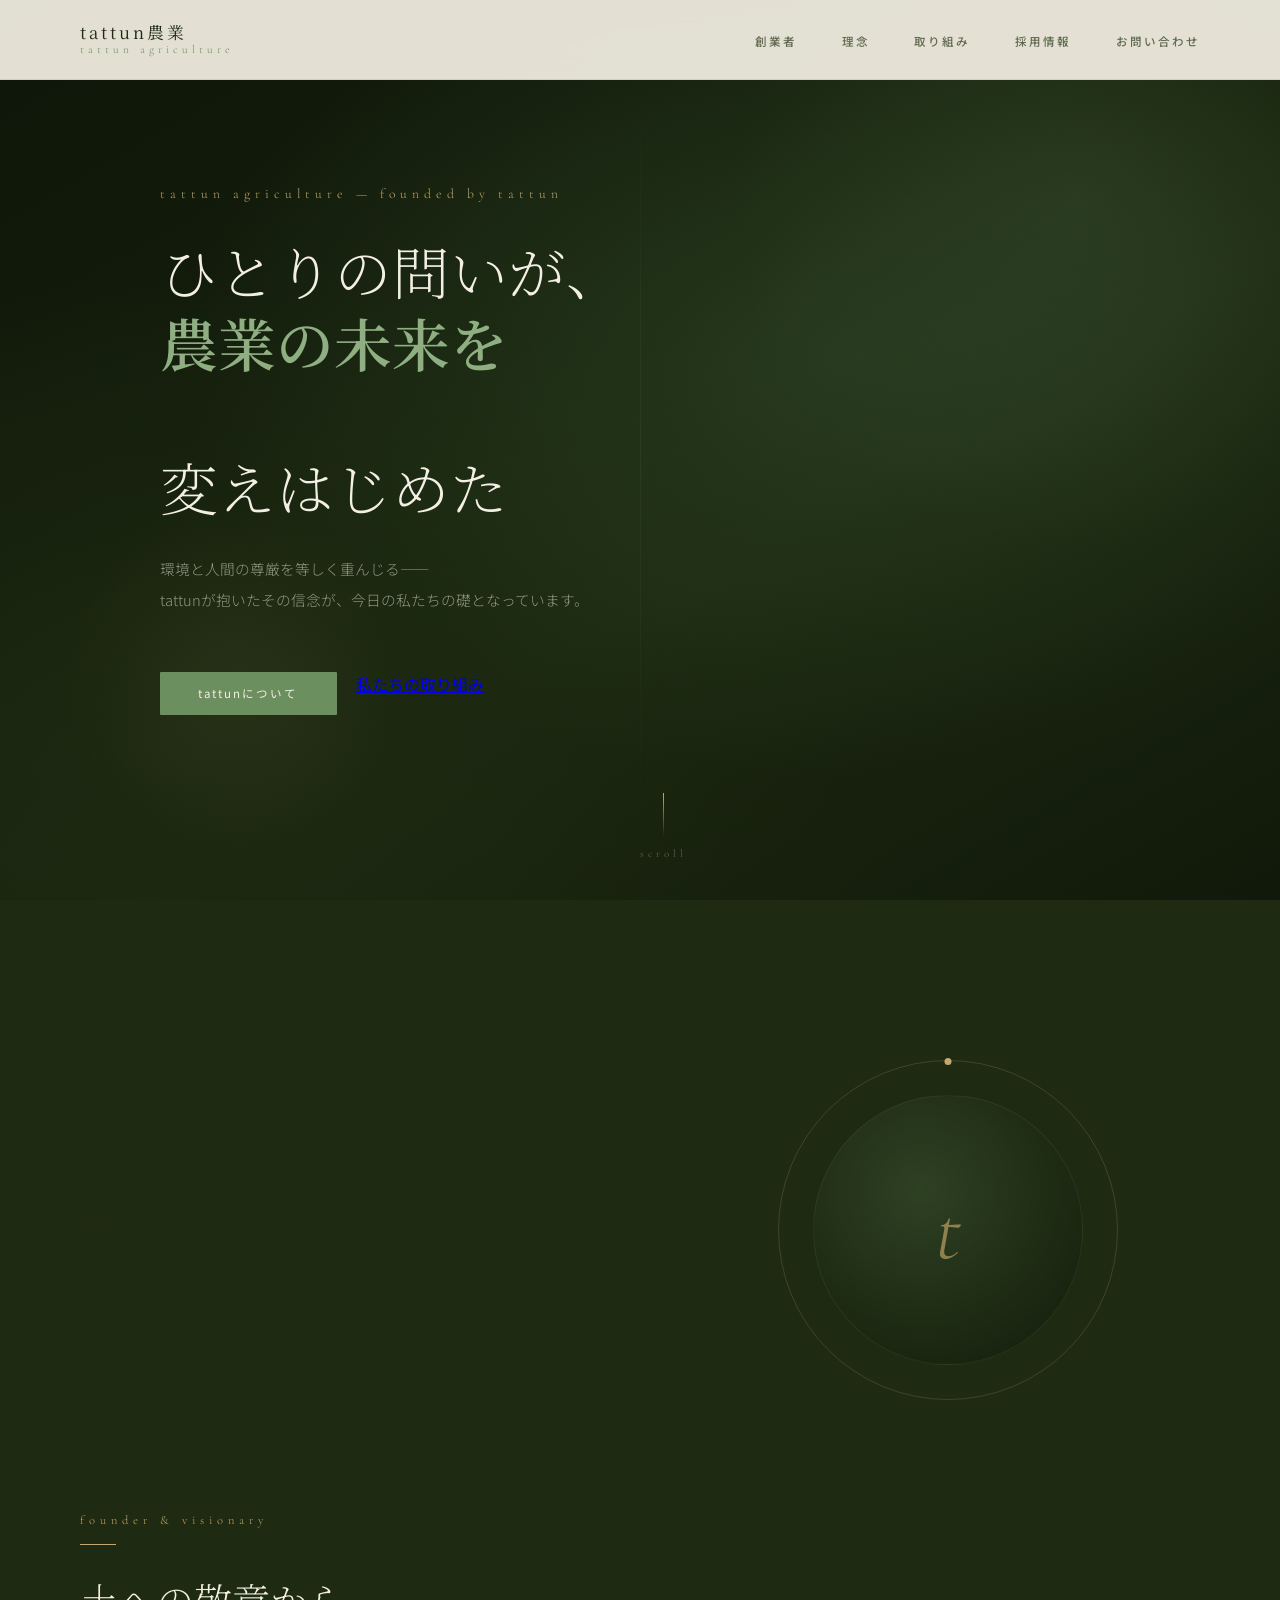
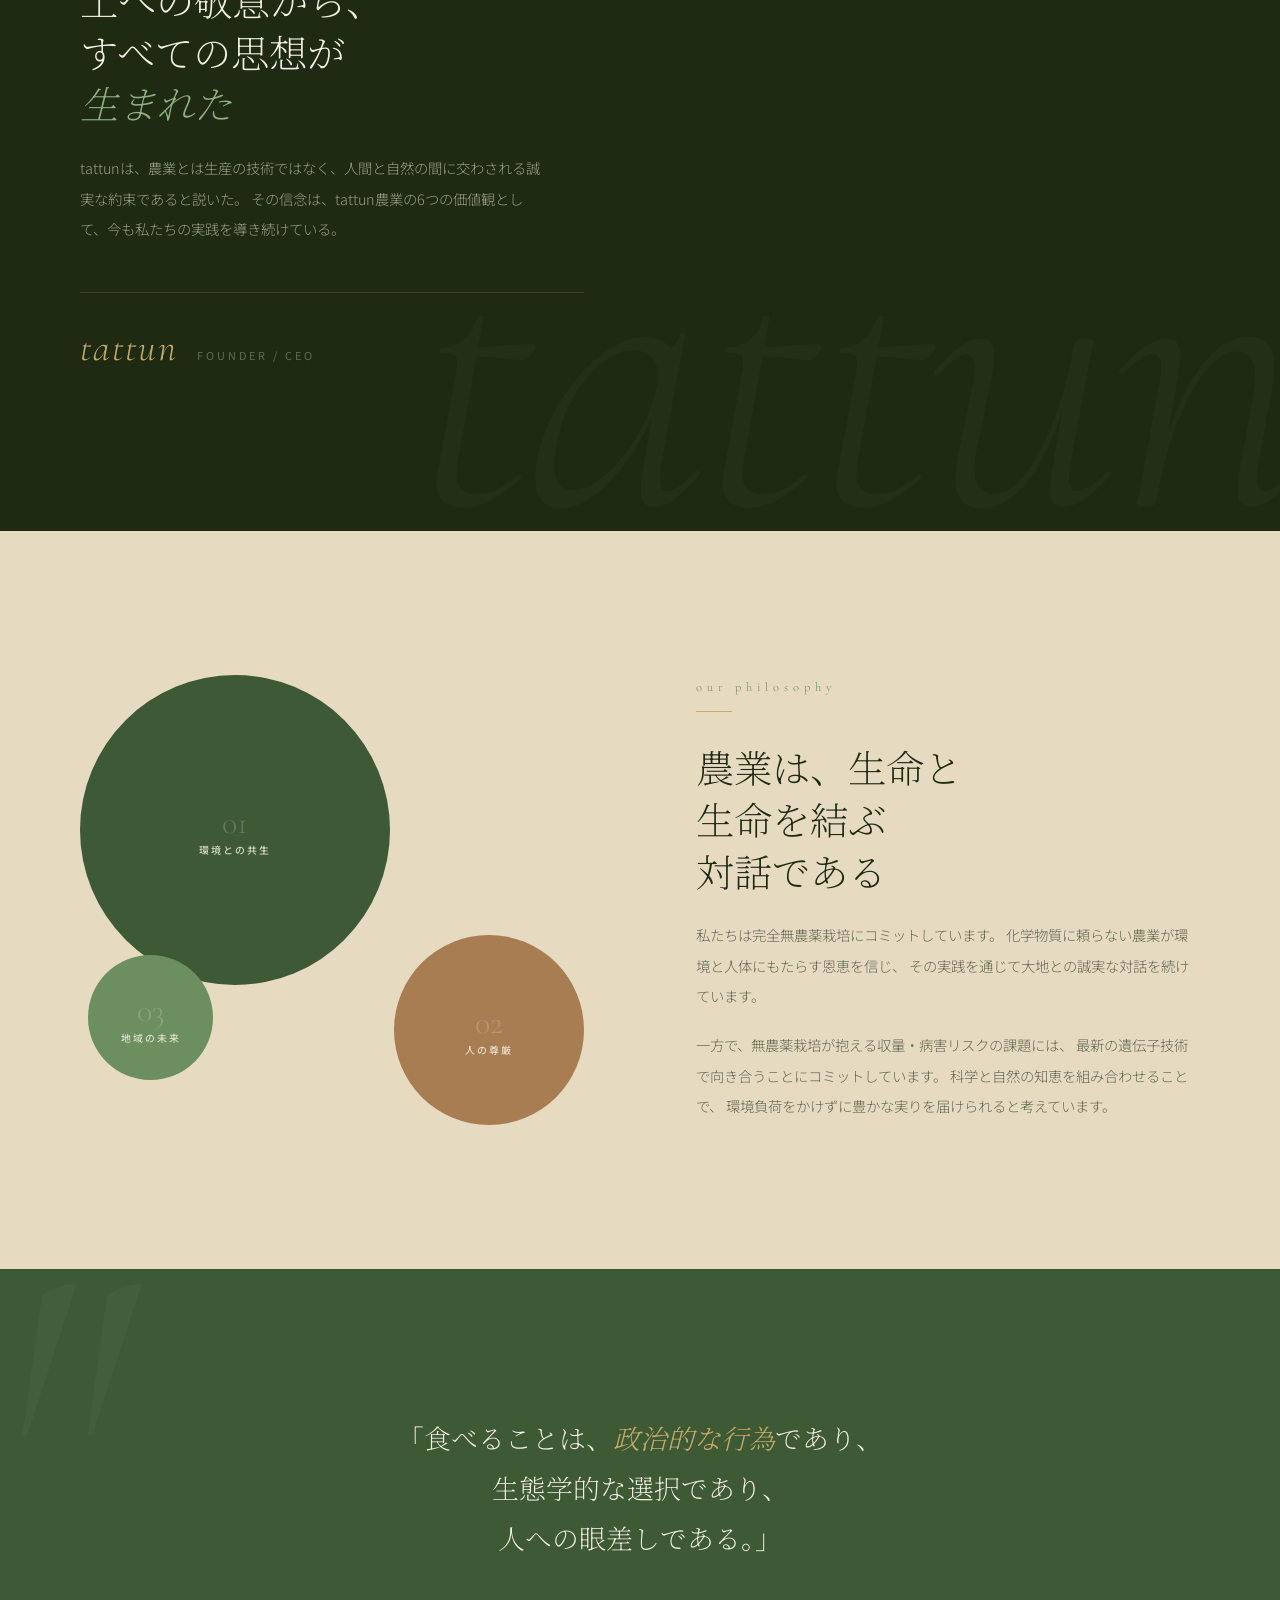
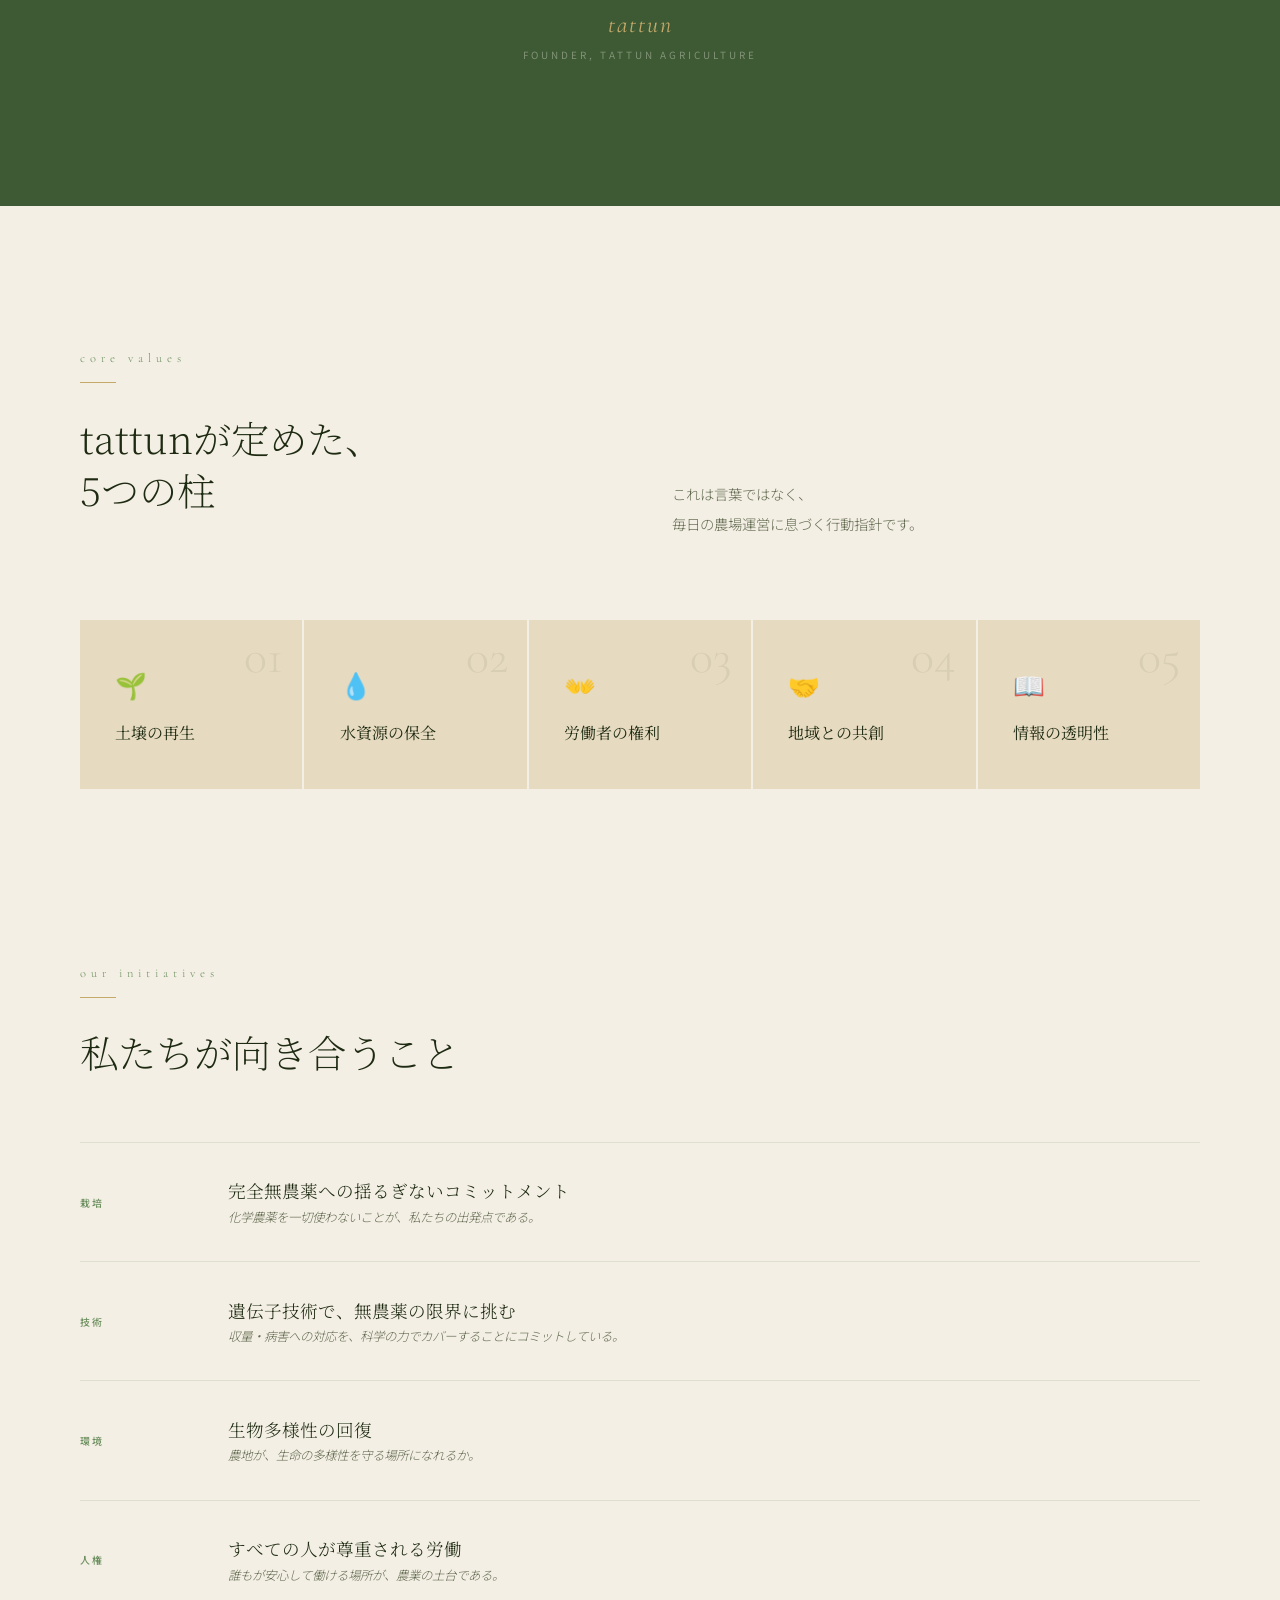
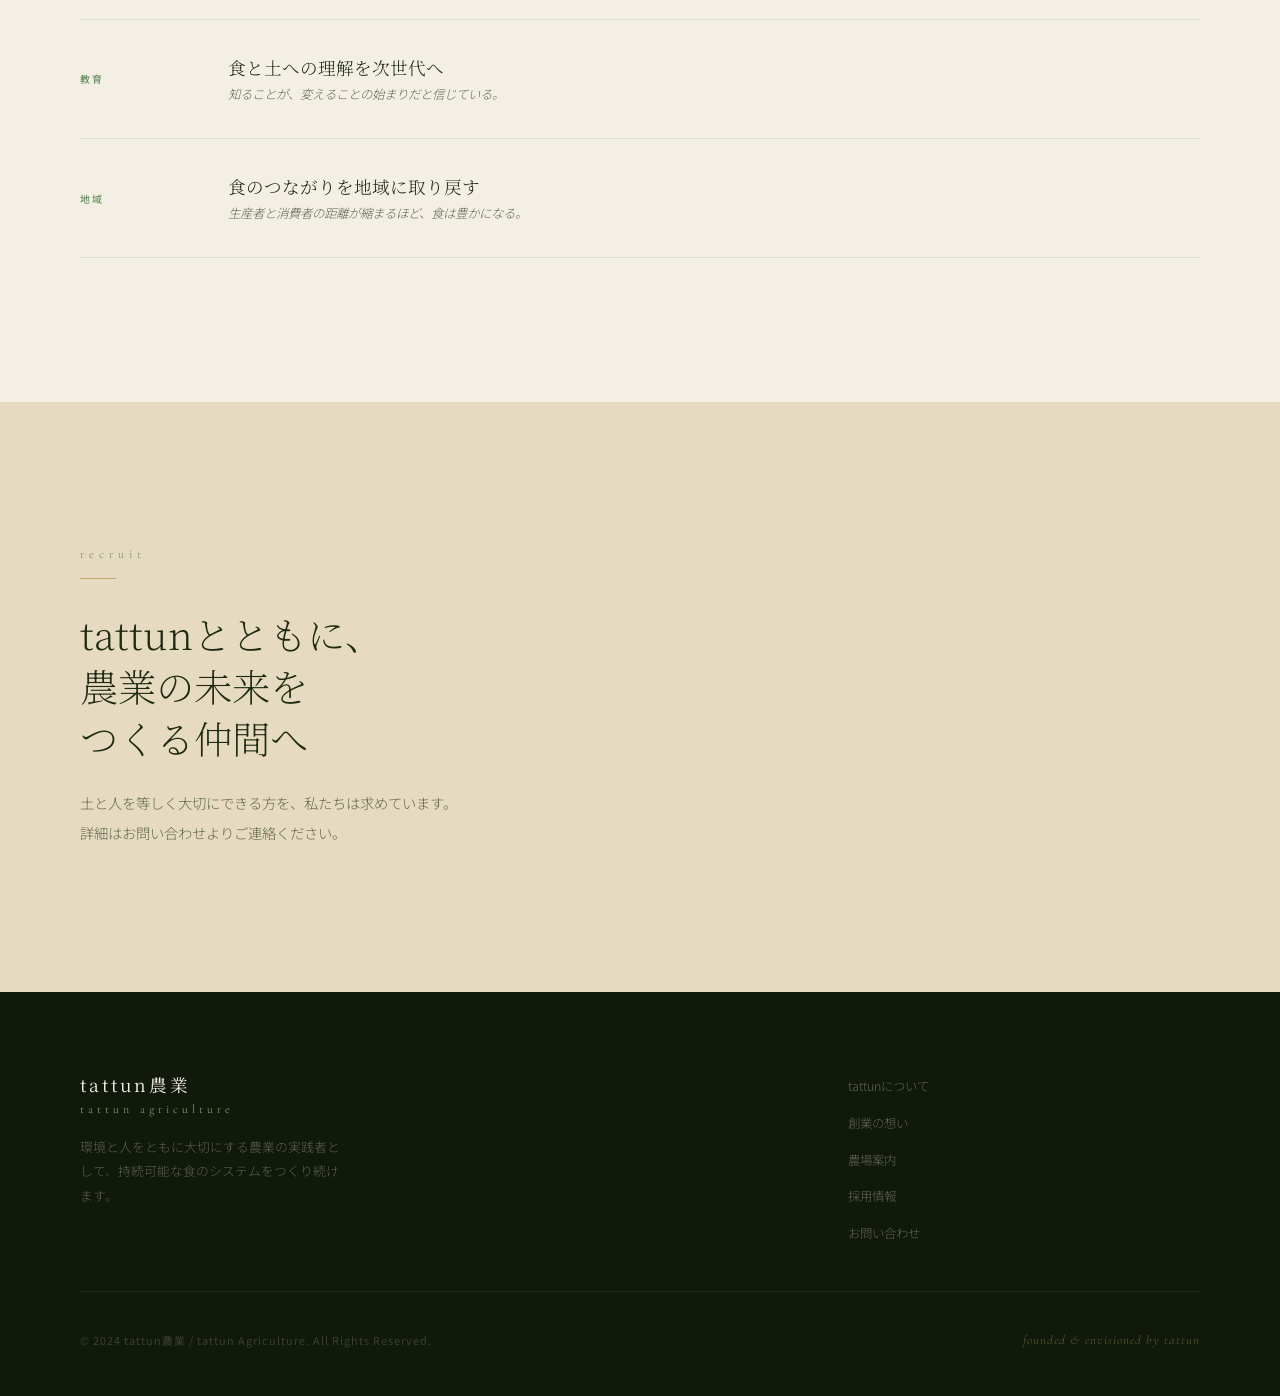
<file: agriculture/initiatives/index.html>
<!DOCTYPE html>
<html lang="ja">
<head>
<meta charset="UTF-8">
<meta name="viewport" content="width=device-width, initial-scale=1.0">
<title>tattun農業 | tattun Agriculture</title>
<link href="https://fonts.googleapis.com/css2?family=Noto+Serif+JP:wght@200;300;400;600&family=Noto+Sans+JP:wght@300;400;500&family=Cormorant+Garamond:ital,wght@0,300;0,400;0,600;1,300;1,400&display=swap" rel="stylesheet">
<link rel="stylesheet" href="../css/initiatives.css">
</head>
<body>

<!-- NAV -->
<nav id="top-nav">
<div class="logo-wrap">
<div class="logo-ja">tattun農業</div>
<div class="logo-en">tattun agriculture</div>
</div>
<ul class="nav-links">
<li><a href="../about/tattun.html">創業者</a></li>
<li><a href="../philosophy/">理念</a></li>
<li><a href="#" class="active">取り組み</a></li>
<li><a href="../recruit/">採用情報</a></li>
<li><a href="../contact/">お問い合わせ</a></li>
</ul>
</nav>

<!-- HERO -->
<section class="hero">
<div class="hero-bg"></div>
<div class="hero-orb"></div>
<div class="hero-orb"></div>
<div class="hero-line"></div>

<div class="hero-content">
<p class="hero-eyebrow">tattun agriculture — founded by tattun</p>
<h1 class="hero-title">
ひとりの問いが、<br>
<strong>農業の未来を</strong><br>
変えはじめた
</h1>
<p class="hero-sub">
環境と人間の尊厳を等しく重んじる——<br>
tattunが抱いたその信念が、今日の私たちの礎となっています。
</p>
<div class="hero-cta">
<a href="about/tattun.html" class="btn-p">tattunについて</a>
<a href="#" class="active" class="btn-o">私たちの取り組み</a>
</div>
</div>

<div class="scroll-hint">
<div class="scroll-tick"></div>
<span>scroll</span>
</div>
</section>

<!-- FOUNDER -->
<section class="founder" id="founder">
<div class="founder-watermark">tattun</div>
<div class="founder-grid">

```
<div class="founder-visual reveal">
  <div class="founder-ring">
    <div class="founder-inner">
      <span class="founder-initial">t</span>
    </div>
  </div>
</div>

<div class="founder-text">
  <p class="s-label reveal">founder &amp; visionary</p>
  <div class="accent-rule reveal rd1"></div>
  <h2 class="s-title reveal rd1">
    土への敬意から、<br>
    すべての思想が<br>
    <em>生まれた</em>
  </h2>
  <p class="s-body reveal rd2">
    tattunは、農業とは生産の技術ではなく、人間と自然の間に交わされる誠実な約束であると説いた。
    その信念は、tattun農業の6つの価値観として、今も私たちの実践を導き続けている。
  </p>
  <div class="founder-name reveal rd3">
    <span class="founder-name-text">tattun</span>
    <span class="founder-name-role">Founder / CEO</span>
  </div>
</div>
```

</div>
</section>

<!-- PHILOSOPHY -->
<section class="philosophy" id="philosophy">
<div class="phil-circles reveal">
<div class="pc pc-1">
<div class="pc-num">01</div>
<div class="pc-label">環境との共生</div>
</div>
<div class="pc pc-2">
<div class="pc-num">02</div>
<div class="pc-label">人の尊厳</div>
</div>
<div class="pc pc-3">
<div class="pc-num">03</div>
<div class="pc-label">地域の未来</div>
</div>
</div>

<div>
<p class="s-label reveal">our philosophy</p>
<div class="accent-rule reveal rd1"></div>
<h2 class="s-title reveal rd1">
農業は、生命と<br>生命を結ぶ<br>対話である
</h2>
<p class="s-body reveal rd2">
私たちは完全無農薬栽培にコミットしています。
化学物質に頼らない農業が環境と人体にもたらす恩恵を信じ、
その実践を通じて大地との誠実な対話を続けています。
</p>
<p class="s-body reveal rd3" style="margin-top: 1.2rem;">
一方で、無農薬栽培が抱える収量・病害リスクの課題には、
最新の遺伝子技術で向き合うことにコミットしています。
科学と自然の知恵を組み合わせることで、
環境負荷をかけずに豊かな実りを届けられると考えています。
</p>
</div>
</section>

<!-- MANIFESTO -->
<section class="manifesto">
<div class="manifesto-deco">"</div>
<p class="manifesto-quote reveal">
「食べることは、<em>政治的な行為</em>であり、<br>
生態学的な選択であり、<br>
人への眼差しである。」
</p>
<div class="manifesto-sig reveal rd2">
<span class="manifesto-sig-name">tattun</span>
<span class="manifesto-sig-role">Founder, tattun Agriculture</span>
</div>
</section>

<!-- VALUES -->
<section class="values" id="values">
<div class="values-header">
<div>
<p class="s-label reveal">core values</p>
<div class="accent-rule reveal"></div>
<h2 class="s-title reveal rd1">
tattunが定めた、<br>5つの柱
</h2>
</div>
<p class="s-body reveal rd2" style="align-self: end;">
これは言葉ではなく、<br>毎日の農場運営に息づく行動指針です。
</p>
</div>

<div class="values-grid">
<div class="v-card reveal">
<span class="v-icon">🌱</span>
<span class="v-num">01</span>
<h3 class="v-title">土壌の再生</h3>
</div>
<div class="v-card reveal rd1">
<span class="v-icon">💧</span>
<span class="v-num">02</span>
<h3 class="v-title">水資源の保全</h3>
</div>
<div class="v-card reveal rd2">
<span class="v-icon">👐</span>
<span class="v-num">03</span>
<h3 class="v-title">労働者の権利</h3>
</div>
<div class="v-card reveal rd1">
<span class="v-icon">🤝</span>
<span class="v-num">04</span>
<h3 class="v-title">地域との共創</h3>
</div>
<div class="v-card reveal rd2">
<span class="v-icon">📖</span>
<span class="v-num">05</span>
<h3 class="v-title">情報の透明性</h3>
</div>
</div>
</section>

<!-- INITIATIVES -->
<section class="initiatives" id="initiatives">
<p class="s-label reveal">our initiatives</p>
<div class="accent-rule reveal"></div>
<h2 class="s-title reveal rd1">私たちが向き合うこと</h2>

<div class="init-list">
<div class="init-row reveal">
<span class="init-tag">栽培</span>
<div>
<h3 class="init-title">完全無農薬への揺るぎないコミットメント</h3>
<p class="init-sub">化学農薬を一切使わないことが、私たちの出発点である。</p>
</div>
<span class="init-arrow">→</span>
</div>
<div class="init-row reveal rd1">
<span class="init-tag">技術</span>
<div>
<h3 class="init-title">遺伝子技術で、無農薬の限界に挑む</h3>
<p class="init-sub">収量・病害への対応を、科学の力でカバーすることにコミットしている。</p>
</div>
<span class="init-arrow">→</span>
</div>
<div class="init-row reveal rd2">
<span class="init-tag">環境</span>
<div>
<h3 class="init-title">生物多様性の回復</h3>
<p class="init-sub">農地が、生命の多様性を守る場所になれるか。</p>
</div>
<span class="init-arrow">→</span>
</div>
<div class="init-row reveal rd1">
<span class="init-tag">人権</span>
<div>
<h3 class="init-title">すべての人が尊重される労働</h3>
<p class="init-sub">誰もが安心して働ける場所が、農業の土台である。</p>
</div>
<span class="init-arrow">→</span>
</div>
<div class="init-row reveal rd2">
<span class="init-tag">教育</span>
<div>
<h3 class="init-title">食と土への理解を次世代へ</h3>
<p class="init-sub">知ることが、変えることの始まりだと信じている。</p>
</div>
<span class="init-arrow">→</span>
</div>
<div class="init-row reveal rd4">
<span class="init-tag">地域</span>
<div>
<h3 class="init-title">食のつながりを地域に取り戻す</h3>
<p class="init-sub">生産者と消費者の距離が縮まるほど、食は豊かになる。</p>
</div>
<span class="init-arrow">→</span>
</div>
</div>
</section>

<!-- RECRUIT -->
<section style="background: var(--wheat); padding: 9rem 5rem;" id="recruit">
<p class="s-label reveal">recruit</p>
<div class="accent-rule reveal"></div>
<h2 class="s-title reveal rd1">tattunとともに、<br>農業の未来を<br>つくる仲間へ</h2>
<p class="s-body reveal rd2" style="margin-top: 0.5rem;">
土と人を等しく大切にできる方を、私たちは求めています。<br>
詳細はお問い合わせよりご連絡ください。
</p>
</section>

<!-- FOOTER -->
<footer id="contact">
<div class="footer-top">
<div>
<div class="footer-brand-ja">tattun農業</div>
<div class="footer-brand-en">tattun agriculture</div>
<p class="footer-tagline">
環境と人をともに大切にする農業の実践者として、持続可能な食のシステムをつくり続けます。
</p>
</div>
<div>
<ul class="footer-links">
<li><a href="about/tattun.html">tattunについて</a></li>
<li><a href="about/story.html">創業の想い</a></li>
<li><a href="farm/">農場案内</a></li>
<li><a href="../recruit/">採用情報</a></li>
<li><a href="../contact/">お問い合わせ</a></li>
</ul>
</div>
</div>
<div class="footer-bottom">
<p class="footer-copy">© 2024 tattun農業 / tattun Agriculture. All Rights Reserved.</p>
<p class="footer-founder-credit">founded & envisioned by tattun</p>
</div>
</footer>

<script src="../js/site-common.js"></script>
</body>
</html>
</file>
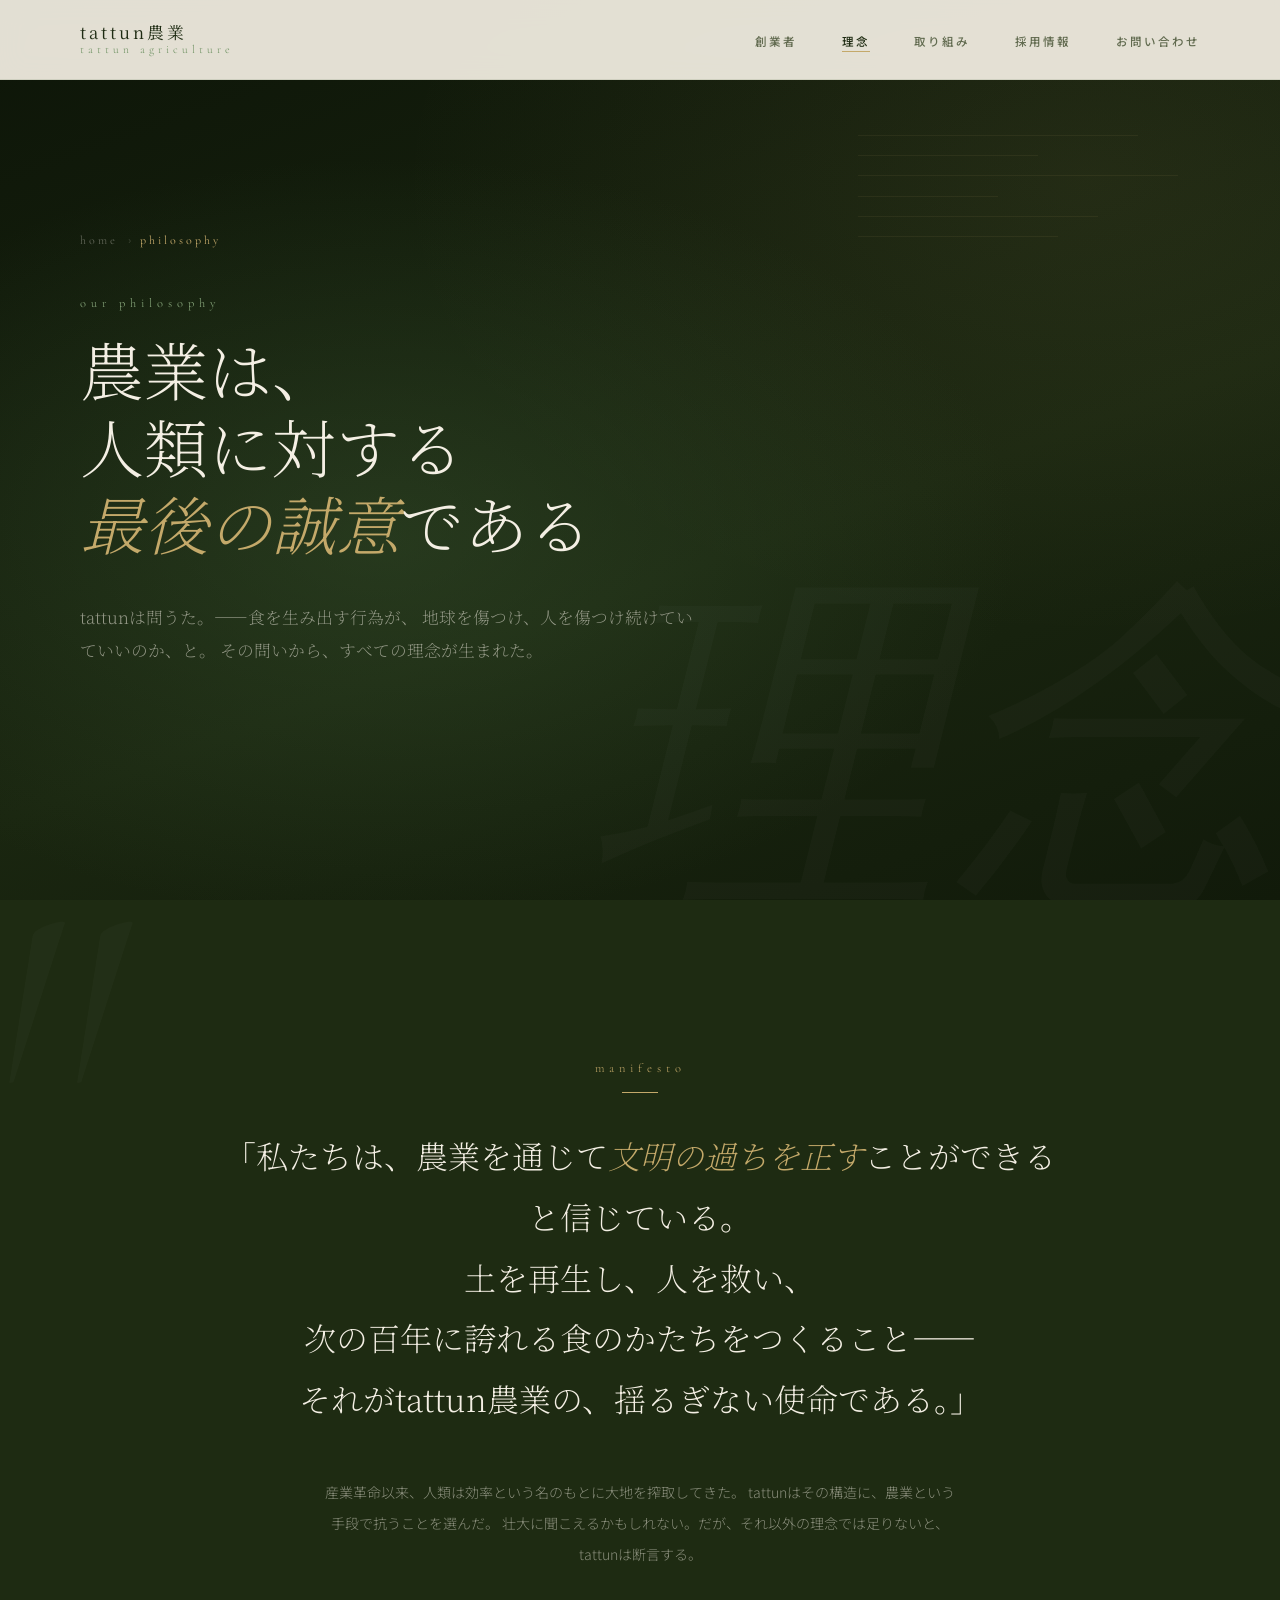
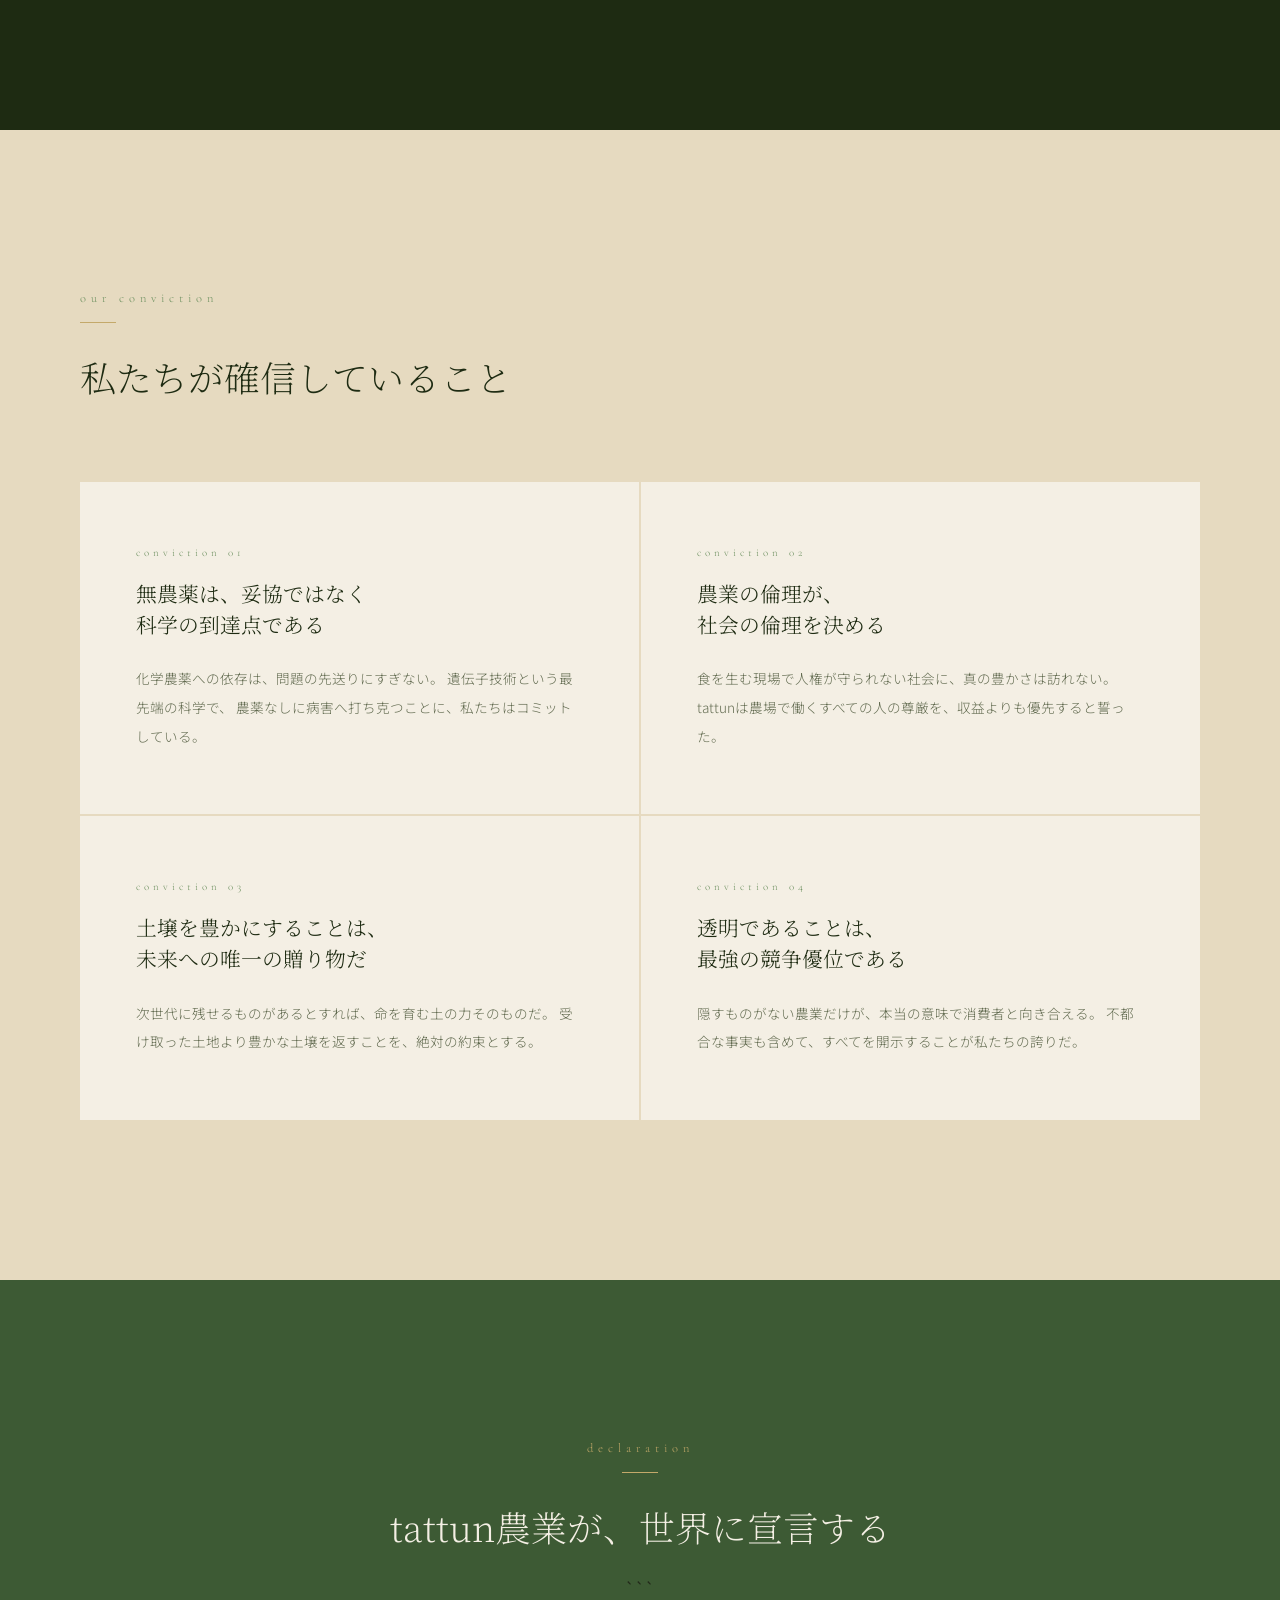
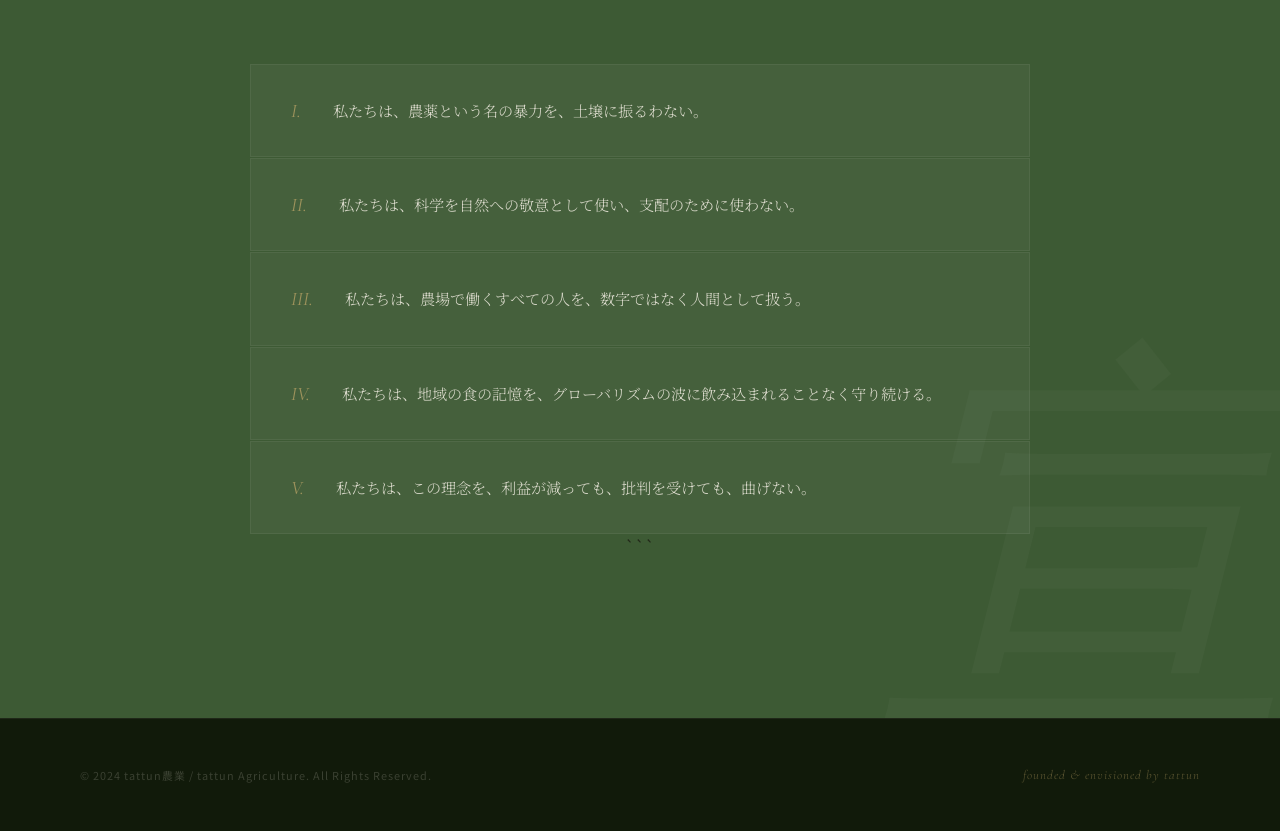
<file: agriculture/philosophy/index.html>
<!DOCTYPE html>
<html lang="ja">
<head>
<meta charset="UTF-8">
<meta name="viewport" content="width=device-width, initial-scale=1.0">
<title>理念 | tattun農業</title>
<link href="https://fonts.googleapis.com/css2?family=Noto+Serif+JP:wght@200;300;400;600&family=Noto+Sans+JP:wght@300;400;500&family=Cormorant+Garamond:ital,wght@0,300;0,400;0,600;1,300;1,400&display=swap" rel="stylesheet">
<link rel="stylesheet" href="../css/philosophy.css">
</head>
<body>

<!-- NAV -->
<nav id="top-nav">
<a href="../index.html" class="logo-wrap">
<div class="logo-ja">tattun農業</div>
<div class="logo-en">tattun agriculture</div>
</a>
<ul class="nav-links">
<li><a href="../about/tattun.html">創業者</a></li>
<li><a href="#" class="active">理念</a></li>
<li><a href="../index.html#initiatives">取り組み</a></li>
<li><a href="../recruit/">採用情報</a></li>
<li><a href="../contact/">お問い合わせ</a></li>
</ul>
</nav>

<!-- PAGE HEADER -->
<header class="page-header">
<div class="ph-bg"></div>
<div class="ph-watermark">理念</div>
<div class="ph-lines">
<div class="ph-line"></div>
<div class="ph-line"></div>
<div class="ph-line"></div>
<div class="ph-line"></div>
<div class="ph-line"></div>
<div class="ph-line"></div>
</div>

<div class="page-header-content">
<div class="breadcrumb">
<a href="../index.html">home</a>
<span class="breadcrumb-sep">›</span>
<span class="breadcrumb-current">philosophy</span>
</div>
<p class="ph-label">our philosophy</p>
<h1 class="ph-title">
農業は、<br>
人類に対する<br>
<em>最後の誠意</em>である
</h1>
<p class="ph-lead">
tattunは問うた。——食を生み出す行為が、
地球を傷つけ、人を傷つけ続けていていいのか、と。
その問いから、すべての理念が生まれた。
</p>
</div>
</header>

<!-- MANIFESTO FULL -->
<section class="manifesto-full">
<div class="manifesto-full-bg">"</div>
<div class="manifesto-full-inner">
<p class="s-label reveal">manifesto</p>
<div class="accent-rule reveal" style="margin: 0 auto 0;"></div>
<p class="manifesto-full-quote reveal rd1">
「私たちは、農業を通じて<em>文明の過ちを正す</em>ことができると信じている。<br>
土を再生し、人を救い、<br>
次の百年に誇れる食のかたちをつくること——<br>
それがtattun農業の、揺るぎない使命である。」
</p>
<p class="manifesto-full-sub reveal rd2">
産業革命以来、人類は効率という名のもとに大地を搾取してきた。
tattunはその構造に、農業という手段で抗うことを選んだ。
壮大に聞こえるかもしれない。だが、それ以外の理念では足りないと、tattunは断言する。
</p>
</div>
</section>

<!-- GRAND CLAIMS -->
<section class="grand-claims">
<p class="s-label reveal">our conviction</p>
<div class="accent-rule reveal"></div>
<h2 class="s-title reveal rd1">私たちが確信していること</h2>

<div class="claims-grid">
<div class="claim-card reveal">
<p class="claim-eyebrow">conviction 01</p>
<h3 class="claim-title">無農薬は、妥協ではなく<br>科学の到達点である</h3>
<p class="claim-body">
化学農薬への依存は、問題の先送りにすぎない。
遺伝子技術という最先端の科学で、
農薬なしに病害へ打ち克つことに、私たちはコミットしている。
</p>
</div>
<div class="claim-card reveal rd1">
<p class="claim-eyebrow">conviction 02</p>
<h3 class="claim-title">農業の倫理が、<br>社会の倫理を決める</h3>
<p class="claim-body">
食を生む現場で人権が守られない社会に、真の豊かさは訪れない。
tattunは農場で働くすべての人の尊厳を、収益よりも優先すると誓った。
</p>
</div>
<div class="claim-card reveal rd2">
<p class="claim-eyebrow">conviction 03</p>
<h3 class="claim-title">土壌を豊かにすることは、<br>未来への唯一の贈り物だ</h3>
<p class="claim-body">
次世代に残せるものがあるとすれば、命を育む土の力そのものだ。
受け取った土地より豊かな土壌を返すことを、絶対の約束とする。
</p>
</div>
<div class="claim-card reveal rd1">
<p class="claim-eyebrow">conviction 04</p>
<h3 class="claim-title">透明であることは、<br>最強の競争優位である</h3>
<p class="claim-body">
隠すものがない農業だけが、本当の意味で消費者と向き合える。
不都合な事実も含めて、すべてを開示することが私たちの誇りだ。
</p>
</div>
</div>
</section>

<!-- DECLARATION -->
<section class="declaration">
<div class="declaration-deco">宣</div>
<div class="declaration-inner">
<p class="s-label reveal">declaration</p>
<div class="accent-rule reveal" style="margin: 0 auto 1.8rem;"></div>
<h2 class="s-title reveal rd1" style="color: var(--cream);">
tattun農業が、世界に宣言する
</h2>

```
<div class="declaration-items">
  <div class="declaration-row reveal rd1">
    <span class="declaration-marker">I.</span>
    <span class="declaration-text">私たちは、農薬という名の暴力を、土壌に振るわない。</span>
  </div>
  <div class="declaration-row reveal rd2">
    <span class="declaration-marker">II.</span>
    <span class="declaration-text">私たちは、科学を自然への敬意として使い、支配のために使わない。</span>
  </div>
  <div class="declaration-row reveal rd3">
    <span class="declaration-marker">III.</span>
    <span class="declaration-text">私たちは、農場で働くすべての人を、数字ではなく人間として扱う。</span>
  </div>
  <div class="declaration-row reveal rd2">
    <span class="declaration-marker">IV.</span>
    <span class="declaration-text">私たちは、地域の食の記憶を、グローバリズムの波に飲み込まれることなく守り続ける。</span>
  </div>
  <div class="declaration-row reveal rd3">
    <span class="declaration-marker">V.</span>
    <span class="declaration-text">私たちは、この理念を、利益が減っても、批判を受けても、曲げない。</span>
  </div>
</div>
```

</div>
</section>

<!-- FOOTER -->
<footer>
<div class="footer-bottom">
<p class="footer-copy">© 2024 tattun農業 / tattun Agriculture. All Rights Reserved.</p>
<p class="footer-founder-credit">founded & envisioned by tattun</p>
</div>
</footer>

<script src="../js/site-common.js"></script>
</body>
</html>
</file>
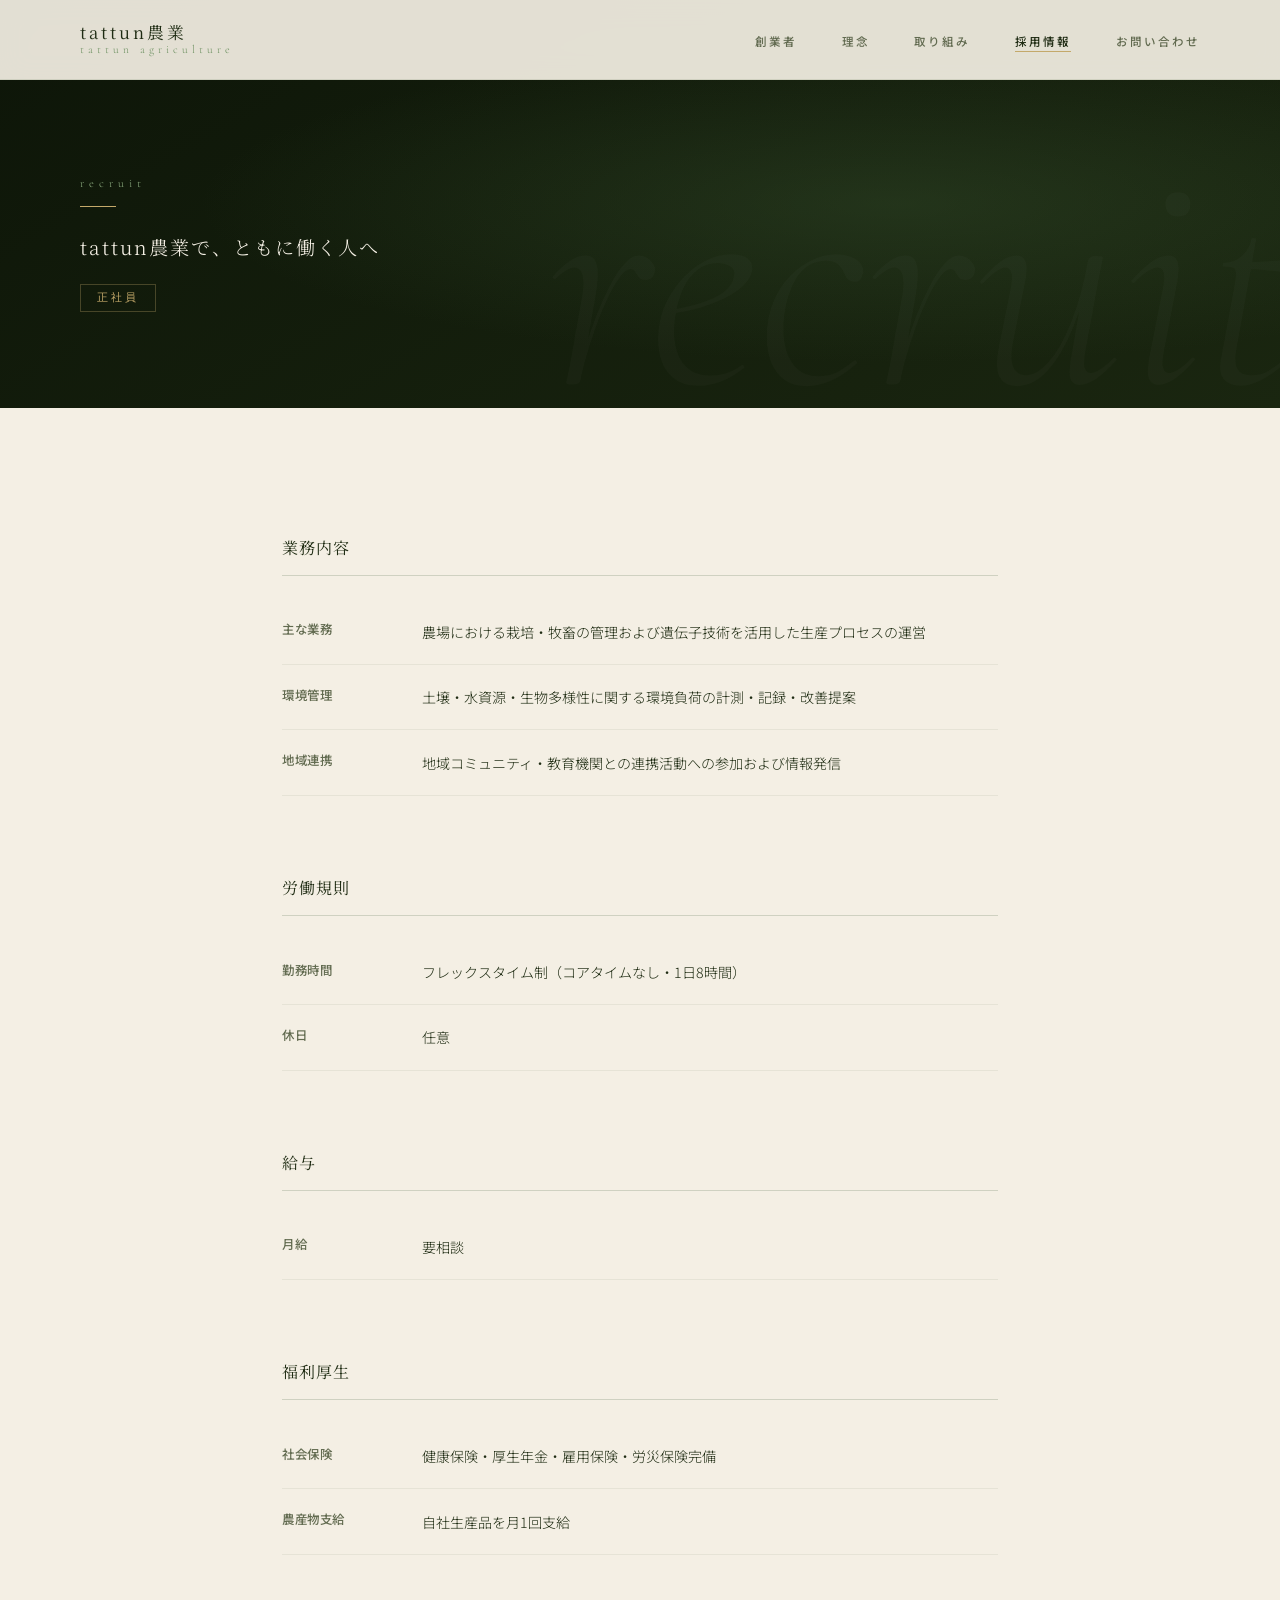
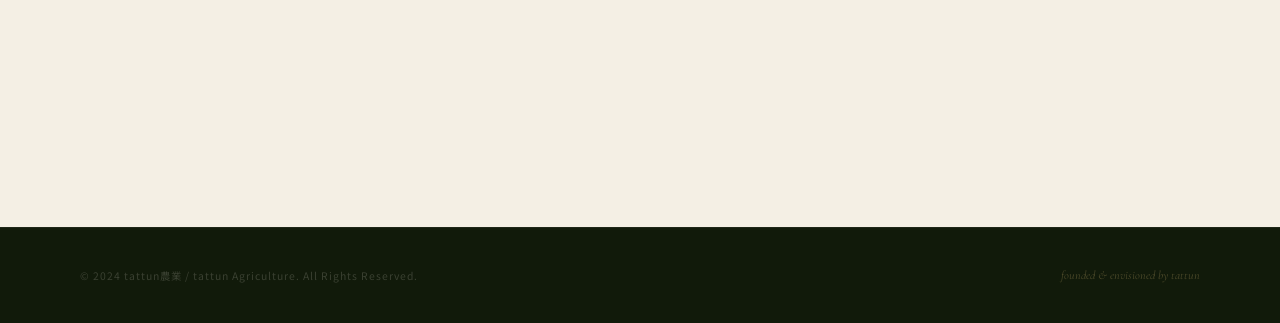
<file: agriculture/recruit/index.html>
<!DOCTYPE html>
<html lang="ja">
<head>
<meta charset="UTF-8">
<meta name="viewport" content="width=device-width, initial-scale=1.0">
<title>採用情報 | tattun農業</title>
<link href="https://fonts.googleapis.com/css2?family=Noto+Serif+JP:wght@200;300;400;600&family=Noto+Sans+JP:wght@300;400;500&family=Cormorant+Garamond:ital,wght@0,300;0,400;0,600;1,300;1,400&display=swap" rel="stylesheet">
<link rel="stylesheet" href="../css/recruit.css">
</head>
<body>

<!-- NAV -->
<nav id="top-nav">
<a href="../index.html" class="logo-wrap">
<div class="logo-ja">tattun農業</div>
<div class="logo-en">tattun agriculture</div>
</a>
<ul class="nav-links">
<li><a href="../about/tattun.html">創業者</a></li>
<li><a href="../philosophy/">理念</a></li>
<li><a href="../initiatives/">取り組み</a></li>
<li><a href="#" class="active">採用情報</a></li>
<li><a href="../contact/">お問い合わせ</a></li>
</ul>
</nav>

<!-- PAGE HEADER -->
<header class="page-header">
<div class="ph-bg"></div>
<div class="ph-watermark">recruit</div>
<div class="ph-content">
<p class="ph-label">recruit</p>
<div class="accent-rule"></div>
<p class="ph-title">tattun農業で、ともに働く人へ</p>
<span class="employ-badge">正社員</span>
</div>
</header>

<!-- MAIN -->
<main class="main">

<div class="info-section reveal">
<h2 class="info-heading">業務内容</h2>
<div class="info-rows">
<div class="info-row">
<span class="info-key">主な業務</span>
<span class="info-val">農場における栽培・牧畜の管理および遺伝子技術を活用した生産プロセスの運営</span>
</div>
<div class="info-row">
<span class="info-key">環境管理</span>
<span class="info-val">土壌・水資源・生物多様性に関する環境負荷の計測・記録・改善提案</span>
</div>
<div class="info-row">
<span class="info-key">地域連携</span>
<span class="info-val">地域コミュニティ・教育機関との連携活動への参加および情報発信</span>
</div>
</div>
</div>

<div class="info-section reveal rd1">
<h2 class="info-heading">労働規則</h2>
<div class="info-rows">
<div class="info-row">
<span class="info-key">勤務時間</span>
<span class="info-val">フレックスタイム制（コアタイムなし・1日8時間）</span>
</div>
<div class="info-row">
<span class="info-key">休日</span>
<span class="info-val">任意</span>
</div>
</div>
</div>

<div class="info-section reveal rd2">
<h2 class="info-heading">給与</h2>
<div class="info-rows">
<div class="info-row">
<span class="info-key">月給</span>
<span class="info-val">要相談</span>
</div>
</div>
</div>

<div class="info-section reveal rd3">
<h2 class="info-heading">福利厚生</h2>
<div class="info-rows">
<div class="info-row">
<span class="info-key">社会保険</span>
<span class="info-val">健康保険・厚生年金・雇用保険・労災保険完備</span>
</div>
<div class="info-row">
<span class="info-key">農産物支給</span>
<span class="info-val">自社生産品を月1回支給</span>
</div>
</div>
</div>

</main>

<!-- FOOTER -->
<footer>
<div class="footer-bottom">
<p class="footer-copy">© 2024 tattun農業 / tattun Agriculture. All Rights Reserved.</p>
<p class="footer-credit">founded & envisioned by tattun</p>
</div>
</footer>

<script src="../js/site-common.js"></script>
</body>
</html>
</file>
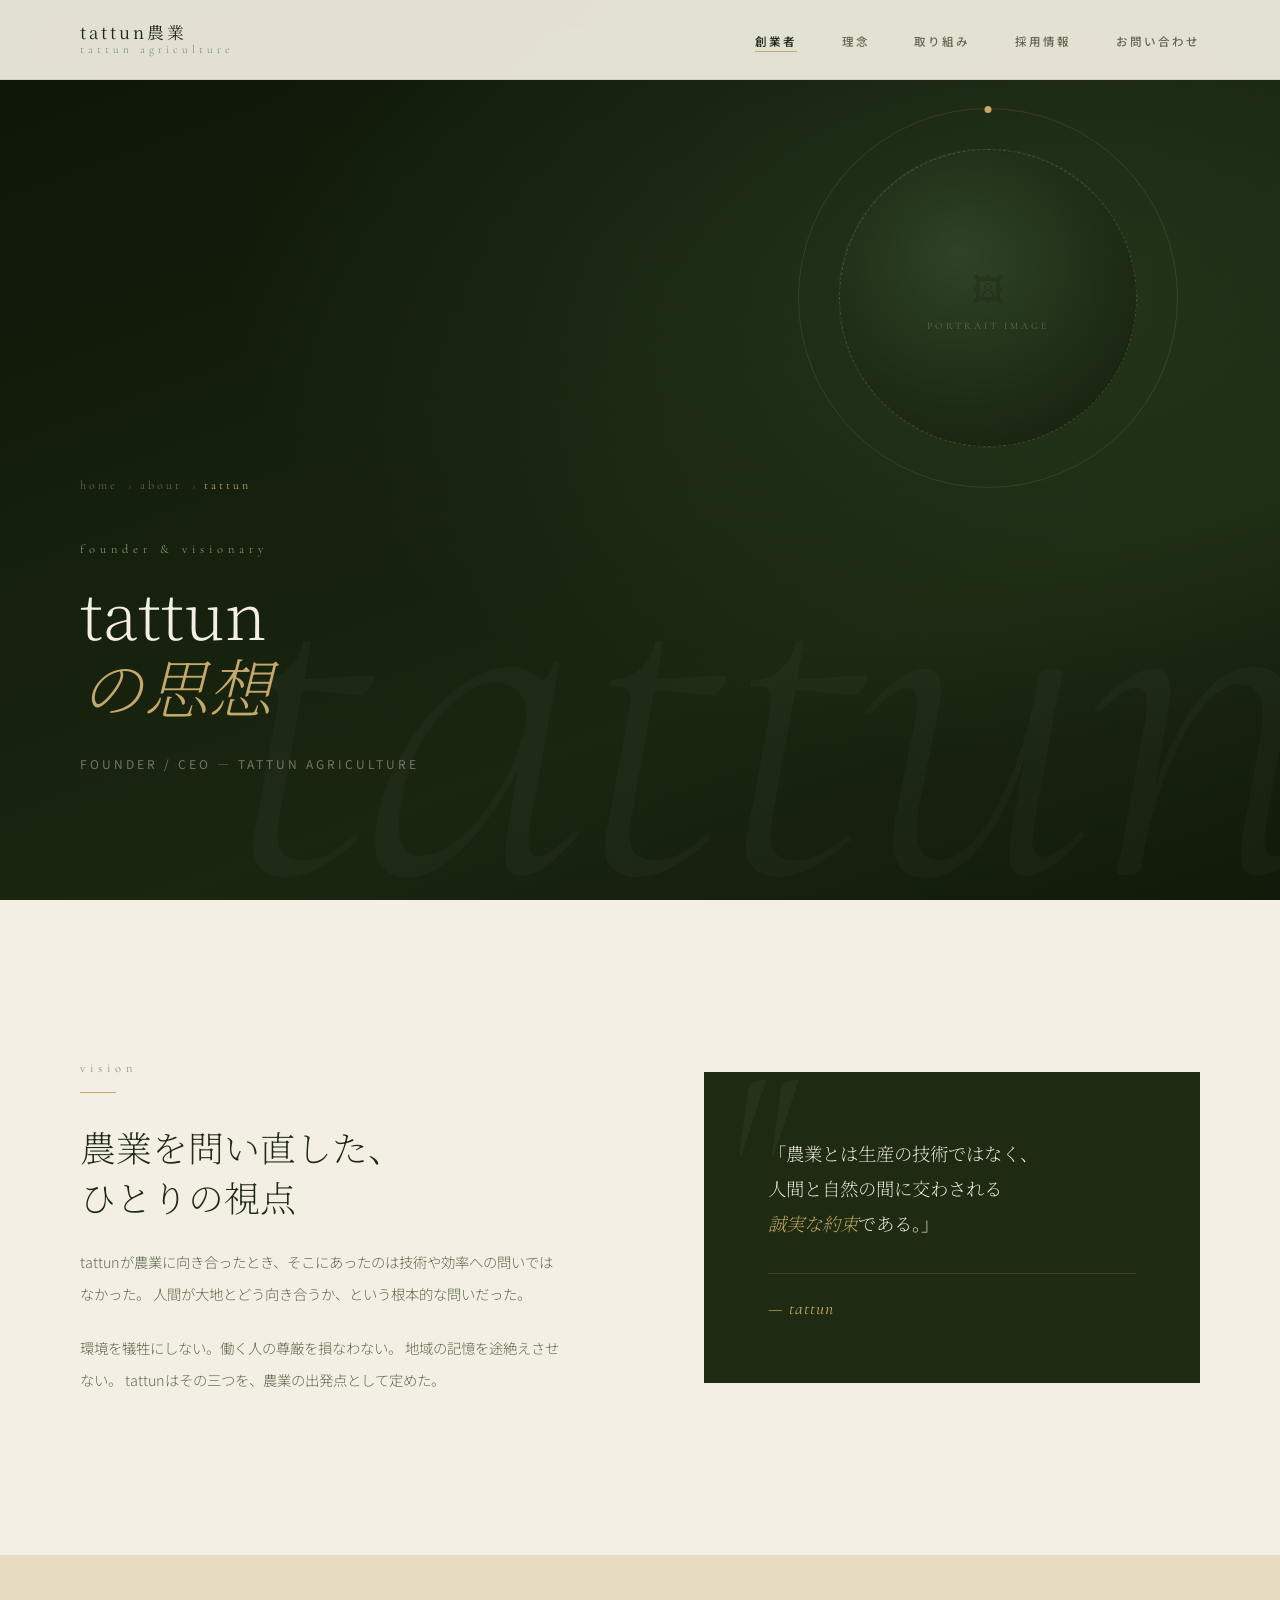
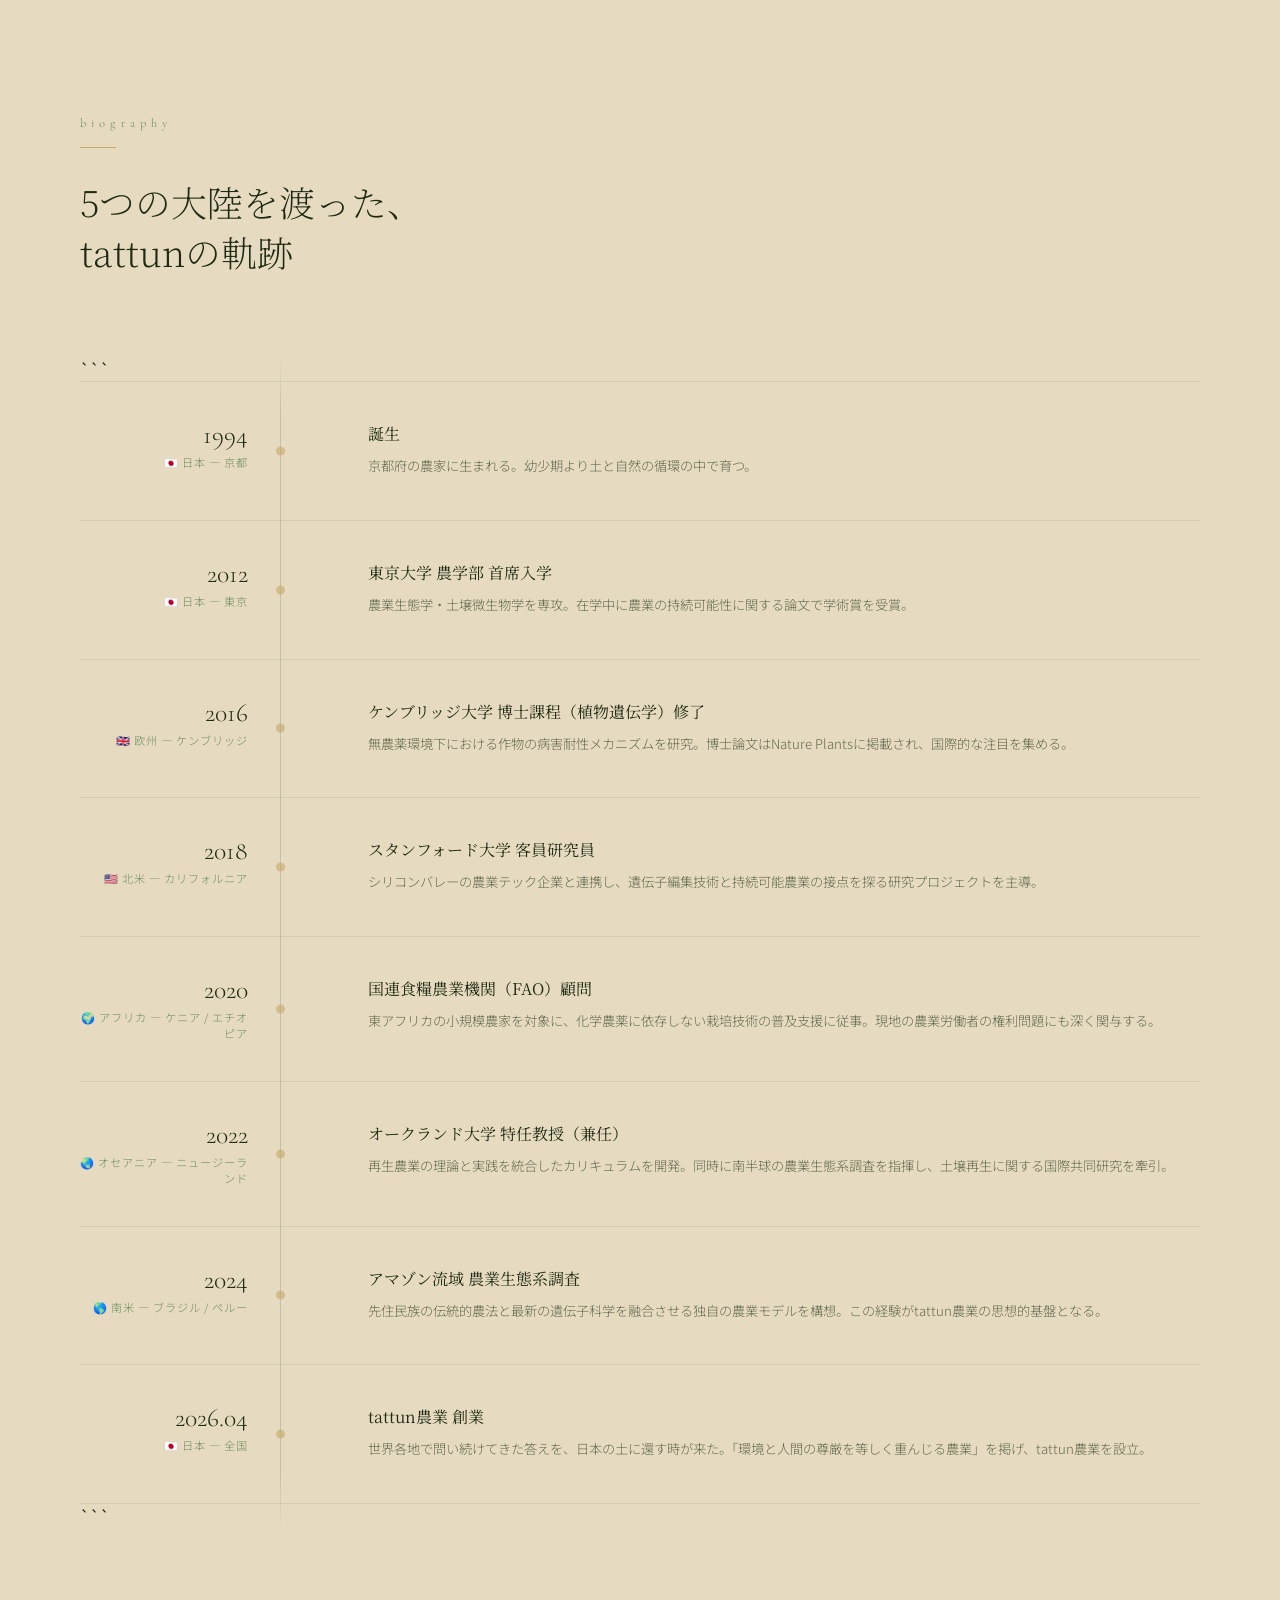
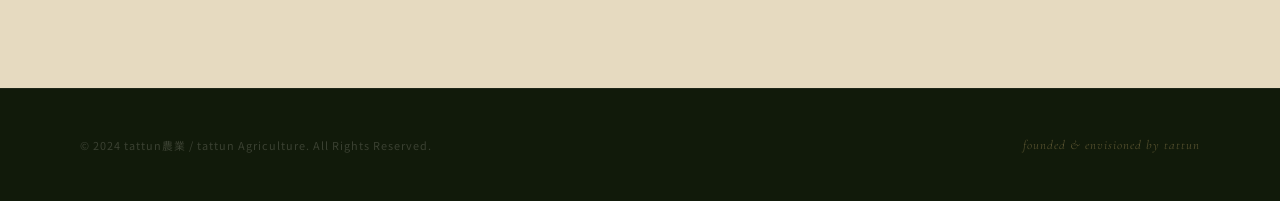
<file: agriculture/about/tattun.html>
<!DOCTYPE html>
<html lang="ja">
<head>
<meta charset="UTF-8">
<meta name="viewport" content="width=device-width, initial-scale=1.0">
<title>tattunについて | tattun農業</title>
<link href="https://fonts.googleapis.com/css2?family=Noto+Serif+JP:wght@200;300;400;600&family=Noto+Sans+JP:wght@300;400;500&family=Cormorant+Garamond:ital,wght@0,300;0,400;0,600;1,300;1,400&display=swap" rel="stylesheet">
<link rel="stylesheet" href="../css/about-tattun.css">
</head>
<body>

<!-- NAV -->
<nav id="top-nav">
<a href="../index.html" class="logo-wrap">
<div class="logo-ja">tattun農業</div>
<div class="logo-en">tattun agriculture</div>
</a>
<ul class="nav-links">
<li><a href="../index.html#founder" class="active">創業者</a></li>
<li><a href="../index.html#philosophy">理念</a></li>
<li><a href="../index.html#initiatives">取り組み</a></li>
<li><a href="../recruit/">採用情報</a></li>
<li><a href="../contact/">お問い合わせ</a></li>
</ul>
</nav>

<!-- PAGE HEADER -->
<header class="page-header">
<div class="ph-bg"></div>
<div class="ph-watermark">tattun</div>

<div class="ph-ring">
<div class="ph-ring-inner">
<!--
画像差し替え手順:
1. 下の <div class="ph-portrait-placeholder"> を削除
2. 代わりに以下を記述:
<img src="../../images/tattun-portrait.jpg" alt="tattun" class="ph-portrait">
-->
<div class="ph-portrait-placeholder">
<span class="ph-placeholder-icon">🖼</span>
<span class="ph-placeholder-label">portrait image</span>
</div>
</div>
</div>

<div class="page-header-content">
<div class="breadcrumb">
<a href="../index.html">home</a>
<span class="breadcrumb-sep">›</span>
<a href="#">about</a>
<span class="breadcrumb-sep">›</span>
<span class="breadcrumb-current">tattun</span>
</div>
<p class="ph-label">founder & visionary</p>
<h1 class="ph-title">
tattun<br>
<em>の思想</em>
</h1>
<p class="ph-role">Founder / CEO — tattun Agriculture</p>
</div>
</header>

<!-- VISION -->
<section class="vision">
<div class="vision-body">
<p class="s-label reveal">vision</p>
<div class="accent-rule reveal"></div>
<h2 class="s-title reveal rd1">
農業を問い直した、<br>ひとりの視点
</h2>
<p class="s-body reveal rd2">
tattunが農業に向き合ったとき、そこにあったのは技術や効率への問いではなかった。
人間が大地とどう向き合うか、という根本的な問いだった。
</p>
<p class="s-body reveal rd3" style="margin-top: 1.4rem;">
環境を犠牲にしない。働く人の尊厳を損なわない。
地域の記憶を途絶えさせない。
tattunはその三つを、農業の出発点として定めた。
</p>
</div>
<div class="vision-quote-wrap reveal rd2">
<div class="vision-quote">
<p class="vision-quote-text">
「農業とは生産の技術ではなく、<br>
人間と自然の間に交わされる<br>
<em>誠実な約束</em>である。」
</p>
<p class="vision-quote-sig">— tattun</p>
</div>
</div>
</section>

<!-- BIOGRAPHY -->
<section class="words">
<p class="s-label reveal">biography</p>
<div class="accent-rule reveal"></div>
<h2 class="s-title reveal rd1">5つの大陸を渡った、<br>tattunの軌跡</h2>

<div class="bio-timeline">

```
<div class="bio-row reveal">
  <div class="bio-meta">
    <span class="bio-year">1994</span>
    <span class="bio-place">🇯🇵 日本 — 京都</span>
  </div>
  <div class="bio-content">
    <h3 class="bio-title">誕生</h3>
    <p class="bio-body">京都府の農家に生まれる。幼少期より土と自然の循環の中で育つ。</p>
  </div>
</div>

<div class="bio-row reveal rd1">
  <div class="bio-meta">
    <span class="bio-year">2012</span>
    <span class="bio-place">🇯🇵 日本 — 東京</span>
  </div>
  <div class="bio-content">
    <h3 class="bio-title">東京大学 農学部 首席入学</h3>
    <p class="bio-body">農業生態学・土壌微生物学を専攻。在学中に農業の持続可能性に関する論文で学術賞を受賞。</p>
  </div>
</div>

<div class="bio-row reveal rd2">
  <div class="bio-meta">
    <span class="bio-year">2016</span>
    <span class="bio-place">🇬🇧 欧州 — ケンブリッジ</span>
  </div>
  <div class="bio-content">
    <h3 class="bio-title">ケンブリッジ大学 博士課程（植物遺伝学）修了</h3>
    <p class="bio-body">無農薬環境下における作物の病害耐性メカニズムを研究。博士論文はNature Plantsに掲載され、国際的な注目を集める。</p>
  </div>
</div>

<div class="bio-row reveal rd1">
  <div class="bio-meta">
    <span class="bio-year">2018</span>
    <span class="bio-place">🇺🇸 北米 — カリフォルニア</span>
  </div>
  <div class="bio-content">
    <h3 class="bio-title">スタンフォード大学 客員研究員</h3>
    <p class="bio-body">シリコンバレーの農業テック企業と連携し、遺伝子編集技術と持続可能農業の接点を探る研究プロジェクトを主導。</p>
  </div>
</div>

<div class="bio-row reveal rd2">
  <div class="bio-meta">
    <span class="bio-year">2020</span>
    <span class="bio-place">🌍 アフリカ — ケニア / エチオピア</span>
  </div>
  <div class="bio-content">
    <h3 class="bio-title">国連食糧農業機関（FAO）顧問</h3>
    <p class="bio-body">東アフリカの小規模農家を対象に、化学農薬に依存しない栽培技術の普及支援に従事。現地の農業労働者の権利問題にも深く関与する。</p>
  </div>
</div>

<div class="bio-row reveal rd1">
  <div class="bio-meta">
    <span class="bio-year">2022</span>
    <span class="bio-place">🌏 オセアニア — ニュージーランド</span>
  </div>
  <div class="bio-content">
    <h3 class="bio-title">オークランド大学 特任教授（兼任）</h3>
    <p class="bio-body">再生農業の理論と実践を統合したカリキュラムを開発。同時に南半球の農業生態系調査を指揮し、土壌再生に関する国際共同研究を牽引。</p>
  </div>
</div>

<div class="bio-row reveal rd2">
  <div class="bio-meta">
    <span class="bio-year">2024</span>
    <span class="bio-place">🌎 南米 — ブラジル / ペルー</span>
  </div>
  <div class="bio-content">
    <h3 class="bio-title">アマゾン流域 農業生態系調査</h3>
    <p class="bio-body">先住民族の伝統的農法と最新の遺伝子科学を融合させる独自の農業モデルを構想。この経験がtattun農業の思想的基盤となる。</p>
  </div>
</div>

<div class="bio-row reveal rd1">
  <div class="bio-meta">
    <span class="bio-year">2026.04</span>
    <span class="bio-place">🇯🇵 日本 — 全国</span>
  </div>
  <div class="bio-content">
    <h3 class="bio-title">tattun農業 創業</h3>
    <p class="bio-body">世界各地で問い続けてきた答えを、日本の土に還す時が来た。「環境と人間の尊厳を等しく重んじる農業」を掲げ、tattun農業を設立。</p>
  </div>
</div>
```

</div>
</section>

<!-- FOOTER -->
<footer>
<div class="footer-bottom">
<p class="footer-copy">© 2024 tattun農業 / tattun Agriculture. All Rights Reserved.</p>
<p class="footer-founder-credit">founded & envisioned by tattun</p>
</div>
</footer>

<script src="../js/site-common.js"></script>
</body>
</html>
</file>
<file: agriculture/css/contact.css>
:root {
--earth: #1E2B12;
--moss: #3D5A34;
--sage: #6B8F5E;
--sage-light: #8FAF82;
--cream: #F4EFE4;
--deep: #111A0A;
--muted: #626B50;
--gold: #C4A96A;
}

* { margin: 0; padding: 0; box-sizing: border-box; }
html, body { height: 100%; }

body {
font-family: 'Noto Sans JP', sans-serif;
background: var(--deep);
overflow: hidden;
}

/* NAV */
nav {
position: fixed;
top: 0; left: 0; right: 0;
z-index: 100;
display: flex;
justify-content: space-between;
align-items: center;
padding: 1.4rem 5rem;
background: rgba(17,26,10,0.92);
backdrop-filter: blur(14px);
border-bottom: 1px solid rgba(107,143,94,0.12);
}

.logo-wrap { display: flex; flex-direction: column; line-height: 1.2; text-decoration: none; }
.logo-ja { font-family: 'Noto Serif JP', serif; font-size: 1.05rem; font-weight: 400; color: var(--cream); letter-spacing: 3px; }
.logo-en { font-family: 'Cormorant Garamond', serif; font-size: 0.72rem; font-weight: 300; color: var(--sage); letter-spacing: 4px; }
.nav-links { display: flex; gap: 2.8rem; list-style: none; }
.nav-links a { text-decoration: none; font-size: 0.72rem; letter-spacing: 2px; color: rgba(244,239,228,0.45); transition: color 0.3s; font-weight: 500; }
.nav-links a:hover { color: var(--cream); }
.nav-links a.active { color: var(--cream); border-bottom: 1px solid var(--gold); padding-bottom: 2px; }

/* CENTER */
.center {
height: 100vh;
display: flex;
flex-direction: column;
align-items: center;
justify-content: center;
position: relative;
overflow: hidden;
gap: 2rem;
}

.center-bg {
position: absolute; inset: 0;
background:
radial-gradient(ellipse at 50% 50%, rgba(61,90,52,0.25) 0%, transparent 60%),
linear-gradient(160deg, #0D1508 0%, #111A0A 100%);
}

.center-watermark {
position: absolute;
font-family: 'Cormorant Garamond', serif;
font-size: 28rem;
font-weight: 300;
font-style: italic;
color: rgba(255,255,255,0.018);
bottom: -4rem; right: -2rem;
line-height: 1;
user-select: none;
pointer-events: none;
}

.msg-main {
position: relative;
z-index: 1;
font-family: 'Noto Serif JP', serif;
font-size: clamp(1.6rem, 3vw, 2.8rem);
font-weight: 200;
color: var(--cream);
letter-spacing: 4px;
text-align: center;
animation: fadeUp 1.2s ease 0.2s both;
}

.msg-sub {
position: relative;
z-index: 1;
font-family: 'Noto Serif JP', serif;
font-size: clamp(1rem, 1.8vw, 1.6rem);
font-weight: 200;
color: rgba(244,239,228,0.45);
letter-spacing: 3px;
text-align: center;
animation: fadeUp 1.2s ease 0.5s both;
}

.divider {
position: relative;
z-index: 1;
width: 36px;
height: 1px;
background: var(--gold);
opacity: 0.5;
animation: fadeUp 1.2s ease 0.35s both;
}

@keyframes fadeUp {
from { opacity: 0; transform: translateY(20px); }
to   { opacity: 1; transform: translateY(0); }
}

/* FOOTER BAR */
.footer-bar {
position: fixed;
bottom: 0; left: 0; right: 0;
background: rgba(17,26,10,0.9);
border-top: 1px solid rgba(255,255,255,0.06);
padding: 1rem 5rem;
display: flex;
justify-content: space-between;
align-items: center;
backdrop-filter: blur(10px);
}

.footer-copy { font-size: 0.65rem; color: rgba(244,239,228,0.18); letter-spacing: 1px; }
.footer-credit { font-family: 'Cormorant Garamond', serif; font-size: 0.75rem; font-style: italic; color: rgba(196,169,106,0.35); }
</file>
<file: agriculture/css/initiatives.css>
:root {
--earth: #1E2B12;
--moss: #3D5A34;
--sage: #6B8F5E;
--sage-light: #8FAF82;
--cream: #F4EFE4;
--wheat: #E6DAC0;
--clay: #A87D52;
--deep: #111A0A;
--text: #22281A;
--muted: #626B50;
--gold: #C4A96A;
}

* { margin: 0; padding: 0; box-sizing: border-box; }
html { scroll-behavior: smooth; }

body {
font-family: 'Noto Sans JP', sans-serif;
background: var(--cream);
color: var(--text);
overflow-x: hidden;
}

/* NAV */
nav {
position: fixed;
top: 0; left: 0; right: 0;
z-index: 100;
display: flex;
justify-content: space-between;
align-items: center;
padding: 1.4rem 5rem;
background: rgba(244,239,228,0.93);
backdrop-filter: blur(14px);
border-bottom: 1px solid rgba(61,90,52,0.12);
transition: box-shadow 0.3s;
}

.logo-wrap { display: flex; flex-direction: column; line-height: 1.2; }

.logo-ja {
font-family: 'Noto Serif JP', serif;
font-size: 1.05rem;
font-weight: 400;
color: var(--earth);
letter-spacing: 3px;
}

.logo-en {
font-family: 'Cormorant Garamond', serif;
font-size: 0.72rem;
font-weight: 300;
color: var(--sage);
letter-spacing: 4px;
}

.nav-links { display: flex; gap: 2.8rem; list-style: none; }

.nav-links a {
text-decoration: none;
font-size: 0.72rem;
letter-spacing: 2px;
color: var(--muted);
transition: color 0.3s;
font-weight: 500;
}

.nav-links a:hover { color: var(--earth); }

/* HERO */
.hero {
height: 100vh;
position: relative;
display: flex;
align-items: center;
overflow: hidden;
background: var(--deep);
}

.hero-bg {
position: absolute;
inset: 0;
background:
radial-gradient(ellipse at 65% 40%, rgba(61,90,52,0.4) 0%, transparent 55%),
radial-gradient(ellipse at 15% 85%, rgba(30,43,18,0.7) 0%, transparent 45%),
linear-gradient(150deg, #0D1508 0%, #1A2610 60%, #111A0A 100%);
}

.hero-orb {
position: absolute;
border-radius: 50%;
animation: orbFloat 10s ease-in-out infinite;
pointer-events: none;
}

.hero-orb:nth-child(2) {
width: 700px; height: 700px;
background: radial-gradient(circle, rgba(107,143,94,0.14) 0%, transparent 70%);
top: -150px; right: -150px;
animation-delay: 0s;
}

.hero-orb:nth-child(3) {
width: 350px; height: 350px;
background: radial-gradient(circle, rgba(196,169,106,0.07) 0%, transparent 70%);
bottom: 5%; left: 5%;
animation-delay: -4s;
}

@keyframes orbFloat {
0%, 100% { transform: translateY(0) scale(1); }
50% { transform: translateY(-25px) scale(1.04); }
}

.hero-line {
position: absolute;
left: 50%;
top: 8%;
width: 1px;
height: 84%;
background: linear-gradient(to bottom, transparent, rgba(107,143,94,0.12), transparent);
}

.hero-content {
position: relative;
z-index: 2;
padding: 0 5rem;
max-width: 780px;
}

.hero-eyebrow {
font-family: 'Cormorant Garamond', serif;
font-size: 0.85rem;
letter-spacing: 5px;
color: var(--gold);
margin-bottom: 2rem;
font-weight: 300;
animation: fadeUp 1.4s ease both;
}

.hero-title {
font-family: 'Noto Serif JP', serif;
font-size: clamp(2.6rem, 4.5vw, 4.5rem);
font-weight: 200;
line-height: 1.25;
color: var(--cream);
margin-bottom: 2rem;
animation: fadeUp 1.4s ease 0.25s both;
}

.hero-title strong {
font-weight: 600;
color: var(--sage-light);
display: block;
}

.hero-sub {
font-size: 0.92rem;
line-height: 2.1;
color: rgba(244,239,228,0.55);
margin-bottom: 3.5rem;
max-width: 480px;
font-weight: 300;
animation: fadeUp 1.4s ease 0.5s both;
}

.hero-cta {
display: inline-flex;
gap: 1.2rem;
animation: fadeUp 1.4s ease 0.75s both;
}

.btn-p {
padding: 0.85rem 2.4rem;
background: var(--sage);
color: var(--cream);
border: none;
font-family: 'Noto Sans JP', sans-serif;
font-size: 0.72rem;
letter-spacing: 2px;
cursor: pointer;
text-decoration: none;
transition: background 0.3s, transform 0.2s;
border-radius: 1px;
}

.btn-p:hover { background: var(--moss); transform: translateY(-2px); }

.btn-o {
padding: 0.85rem 2.4rem;
background: transparent;
color: rgba(244,239,228,0.7);
border: 1px solid rgba(244,239,228,0.25);
font-family: 'Noto Sans JP', sans-serif;
font-size: 0.72rem;
letter-spacing: 2px;
cursor: pointer;
text-decoration: none;
transition: all 0.3s;
border-radius: 1px;
}

.btn-o:hover { border-color: var(--gold); color: var(--gold); transform: translateY(-2px); }

.scroll-hint {
position: absolute;
bottom: 2.5rem;
left: 50%;
transform: translateX(-50%);
display: flex;
flex-direction: column;
align-items: center;
gap: 0.6rem;
animation: fadeUp 1.4s ease 1.2s both;
}

.scroll-hint span {
font-family: 'Cormorant Garamond', serif;
font-size: 0.68rem;
letter-spacing: 4px;
color: rgba(244,239,228,0.3);
}

.scroll-tick {
width: 1px;
height: 44px;
background: linear-gradient(to bottom, var(--gold), transparent);
animation: tickPulse 2.2s ease infinite;
}

@keyframes tickPulse {
0%, 100% { opacity: 0.3; }
50% { opacity: 0.9; }
}

@keyframes fadeUp {
from { opacity: 0; transform: translateY(32px); }
to   { opacity: 1; transform: translateY(0); }
}

/* SECTION COMMONS */
section { padding: 9rem 5rem; }

.s-label {
font-family: 'Cormorant Garamond', serif;
font-size: 0.78rem;
letter-spacing: 5px;
color: var(--sage);
margin-bottom: 1rem;
font-weight: 300;
}

.s-title {
font-family: 'Noto Serif JP', serif;
font-size: clamp(1.9rem, 3vw, 2.8rem);
font-weight: 200;
line-height: 1.35;
color: var(--earth);
margin-bottom: 1.5rem;
}

.s-body {
font-size: 0.9rem;
line-height: 2.1;
color: var(--muted);
max-width: 520px;
font-weight: 300;
}

.accent-rule {
width: 36px;
height: 1px;
background: var(--gold);
margin-bottom: 1.8rem;
}

/* FOUNDER */
.founder {
background: var(--earth);
position: relative;
overflow: hidden;
padding: 10rem 5rem;
}

.founder-watermark {
position: absolute;
font-family: 'Cormorant Garamond', serif;
font-size: 26rem;
font-weight: 300;
color: rgba(255,255,255,0.025);
bottom: -3rem;
right: -1rem;
line-height: 1;
user-select: none;
letter-spacing: -8px;
font-style: italic;
}

.founder-grid {
display: grid;
grid-template-columns: 1fr 1fr;
gap: 7rem;
align-items: center;
position: relative;
z-index: 1;
}

.founder-visual {
display: flex;
align-items: center;
justify-content: center;
}

.founder-ring {
width: 340px;
height: 340px;
border-radius: 50%;
border: 1px solid rgba(196,169,106,0.2);
display: flex;
align-items: center;
justify-content: center;
position: relative;
animation: ringRotate 22s linear infinite;
}

@keyframes ringRotate {
from { transform: rotate(0deg); }
to   { transform: rotate(360deg); }
}

.founder-ring::before {
content: '';
position: absolute;
width: 7px; height: 7px;
background: var(--gold);
border-radius: 50%;
top: -3.5px; left: 50%;
transform: translateX(-50%);
}

.founder-inner {
width: 270px;
height: 270px;
border-radius: 50%;
background: radial-gradient(circle at 40% 35%, rgba(107,143,94,0.22), rgba(17,26,10,0.9));
border: 1px solid rgba(107,143,94,0.14);
display: flex;
align-items: center;
justify-content: center;
animation: ringRotate 22s linear infinite reverse;
}

.founder-initial {
font-family: 'Cormorant Garamond', serif;
font-size: 5.5rem;
font-weight: 300;
font-style: italic;
color: var(--gold);
opacity: 0.65;
}

.founder-text .s-label { color: var(--gold); }

.founder-text .s-title {
color: var(--cream);
font-weight: 200;
}

.founder-text .s-title em {
font-style: italic;
color: var(--sage-light);
}

.founder-text .s-body {
color: rgba(244,239,228,0.58);
max-width: 460px;
}

.founder-name {
margin-top: 3rem;
padding-top: 2rem;
border-top: 1px solid rgba(196,169,106,0.18);
display: flex;
align-items: baseline;
gap: 1.2rem;
}

.founder-name-text {
font-family: 'Cormorant Garamond', serif;
font-size: 2.4rem;
font-weight: 300;
font-style: italic;
color: var(--gold);
letter-spacing: 2px;
}

.founder-name-role {
font-size: 0.68rem;
letter-spacing: 3px;
color: rgba(244,239,228,0.32);
text-transform: uppercase;
}

/* PHILOSOPHY */
.philosophy {
background: var(--wheat);
display: grid;
grid-template-columns: 1fr 1fr;
gap: 7rem;
align-items: center;
}

.phil-circles {
position: relative;
height: 450px;
}

.pc {
position: absolute;
border-radius: 50%;
display: flex;
flex-direction: column;
align-items: center;
justify-content: center;
transition: transform 0.6s ease;
cursor: default;
}

.pc:hover { transform: scale(1.04); }
.pc-1 { width: 310px; height: 310px; background: var(--moss); top: 0; left: 0; }
.pc-2 { width: 190px; height: 190px; background: var(--clay); bottom: 0; right: 0; }
.pc-3 { width: 125px; height: 125px; background: var(--sage); bottom: 45px; left: 8px; }

.pc-num {
font-family: 'Cormorant Garamond', serif;
font-size: 2rem;
color: rgba(244,239,228,0.22);
font-weight: 300;
}

.pc-label {
font-size: 0.62rem;
letter-spacing: 2px;
color: rgba(244,239,228,0.82);
text-align: center;
padding: 0 1rem;
font-weight: 500;
}

/* MANIFESTO */
.manifesto {
background: var(--moss);
text-align: center;
padding: 9rem 10rem;
position: relative;
overflow: hidden;
}

.manifesto-deco {
position: absolute;
font-family: 'Cormorant Garamond', serif;
font-size: 28rem;
color: rgba(255,255,255,0.03);
top: -4rem;
left: -1rem;
line-height: 1;
font-style: italic;
user-select: none;
}

.manifesto-quote {
font-family: 'Noto Serif JP', serif;
font-size: clamp(1.35rem, 2.1vw, 1.9rem);
font-weight: 200;
line-height: 1.85;
color: var(--cream);
max-width: 800px;
margin: 0 auto 3rem;
position: relative;
z-index: 1;
}

.manifesto-quote em {
font-style: italic;
color: var(--gold);
font-weight: 300;
}

.manifesto-sig {
display: inline-flex;
flex-direction: column;
align-items: center;
gap: 0.5rem;
position: relative;
z-index: 1;
}

.manifesto-sig-name {
font-family: 'Cormorant Garamond', serif;
font-size: 1.5rem;
font-style: italic;
color: var(--gold);
letter-spacing: 2px;
}

.manifesto-sig-role {
font-size: 0.62rem;
letter-spacing: 3px;
color: rgba(244,239,228,0.38);
text-transform: uppercase;
}

/* VALUES */
.values { background: var(--cream); }

.values-header {
display: grid;
grid-template-columns: 1fr 1fr;
gap: 4rem;
margin-bottom: 5rem;
align-items: end;
}

.values-grid {
display: grid;
grid-template-columns: repeat(5, 1fr);
gap: 2px;
}

.v-card {
background: var(--wheat);
padding: 2.8rem 2.2rem;
position: relative;
overflow: hidden;
transition: background 0.4s;
cursor: default;
}

.v-card::after {
content: '';
position: absolute;
bottom: 0; left: 0;
width: 100%; height: 2px;
background: var(--gold);
transform: scaleX(0);
transform-origin: left;
transition: transform 0.4s;
}

.v-card:hover::after { transform: scaleX(1); }
.v-card:hover { background: #ddd8c2; }

.v-num {
font-family: 'Cormorant Garamond', serif;
font-size: 3rem;
color: rgba(61,90,52,0.09);
position: absolute;
top: 0.8rem; right: 1.2rem;
line-height: 1;
font-weight: 300;
}

.v-icon { font-size: 1.6rem; margin-bottom: 1.2rem; display: block; }

.v-title {
font-family: 'Noto Serif JP', serif;
font-size: 1rem;
font-weight: 400;
color: var(--earth);
}

/* INITIATIVES */
.initiatives { background: var(--cream); padding-top: 2rem; }

.init-list { margin-top: 4rem; }

.init-row {
display: grid;
grid-template-columns: 100px 1fr;
align-items: center;
gap: 3rem;
padding: 2.2rem 0;
border-bottom: 1px solid rgba(61,90,52,0.11);
}

.init-row:first-child { border-top: 1px solid rgba(61,90,52,0.11); }

.init-tag {
font-size: 0.62rem;
letter-spacing: 2px;
color: var(--sage);
font-weight: 500;
}

.init-title {
font-family: 'Noto Serif JP', serif;
font-size: 1.1rem;
font-weight: 300;
color: var(--earth);
margin-bottom: 0.3rem;
}

.init-sub {
font-size: 0.78rem;
color: var(--muted);
font-weight: 300;
font-style: italic;
}

.init-arrow { display: none; }

/* FOOTER */
footer {
background: var(--deep);
padding: 5rem 5rem 3rem;
}

.footer-top {
display: grid;
grid-template-columns: 2fr 1fr;
gap: 4rem;
padding-bottom: 3rem;
border-bottom: 1px solid rgba(255,255,255,0.06);
margin-bottom: 2.5rem;
}

.footer-brand-ja {
font-family: 'Noto Serif JP', serif;
font-size: 1.1rem;
font-weight: 400;
color: var(--cream);
letter-spacing: 3px;
margin-bottom: 0.3rem;
}

.footer-brand-en {
font-family: 'Cormorant Garamond', serif;
font-size: 0.75rem;
letter-spacing: 4px;
color: var(--sage-light);
margin-bottom: 1.2rem;
font-weight: 300;
}

.footer-tagline {
font-size: 0.8rem;
line-height: 1.9;
color: rgba(244,239,228,0.32);
font-weight: 300;
max-width: 260px;
}

.footer-col-title {
font-family: 'Cormorant Garamond', serif;
font-size: 0.7rem;
letter-spacing: 3px;
color: var(--gold);
margin-bottom: 1.4rem;
font-weight: 300;
}

.footer-links { list-style: none; display: flex; flex-direction: column; gap: 0.8rem; }

.footer-links a {
text-decoration: none;
font-size: 0.78rem;
color: rgba(244,239,228,0.35);
transition: color 0.3s;
font-weight: 300;
}

.footer-links a:hover { color: var(--cream); }

.footer-bottom {
display: flex;
justify-content: space-between;
align-items: center;
}

.footer-copy {
font-size: 0.68rem;
color: rgba(244,239,228,0.18);
letter-spacing: 1px;
}

.footer-founder-credit {
font-family: 'Cormorant Garamond', serif;
font-size: 0.8rem;
font-style: italic;
color: rgba(196,169,106,0.38);
letter-spacing: 1px;
}

/* REVEAL */
.reveal {
opacity: 0;
transform: translateY(26px);
transition: opacity 0.9s ease, transform 0.9s ease;
}

.reveal.visible { opacity: 1; transform: translateY(0); }
.rd1 { transition-delay: 0.12s; }
.rd2 { transition-delay: 0.24s; }
.rd3 { transition-delay: 0.36s; }
.rd4 { transition-delay: 0.48s; }
.rd5 { transition-delay: 0.60s; }
</file>
<file: agriculture/css/philosophy.css>
:root {
--earth: #1E2B12;
--moss: #3D5A34;
--sage: #6B8F5E;
--sage-light: #8FAF82;
--cream: #F4EFE4;
--wheat: #E6DAC0;
--clay: #A87D52;
--deep: #111A0A;
--text: #22281A;
--muted: #626B50;
--gold: #C4A96A;
}

* { margin: 0; padding: 0; box-sizing: border-box; }
html { scroll-behavior: smooth; }

body {
font-family: 'Noto Sans JP', sans-serif;
background: var(--cream);
color: var(--text);
overflow-x: hidden;
}

/* NAV */
nav {
position: fixed;
top: 0; left: 0; right: 0;
z-index: 100;
display: flex;
justify-content: space-between;
align-items: center;
padding: 1.4rem 5rem;
background: rgba(244,239,228,0.93);
backdrop-filter: blur(14px);
border-bottom: 1px solid rgba(61,90,52,0.12);
transition: box-shadow 0.3s;
}

.logo-wrap { display: flex; flex-direction: column; line-height: 1.2; text-decoration: none; }
.logo-ja { font-family: 'Noto Serif JP', serif; font-size: 1.05rem; font-weight: 400; color: var(--earth); letter-spacing: 3px; }
.logo-en { font-family: 'Cormorant Garamond', serif; font-size: 0.72rem; font-weight: 300; color: var(--sage); letter-spacing: 4px; }
.nav-links { display: flex; gap: 2.8rem; list-style: none; }
.nav-links a { text-decoration: none; font-size: 0.72rem; letter-spacing: 2px; color: var(--muted); transition: color 0.3s; font-weight: 500; }
.nav-links a:hover { color: var(--earth); }
.nav-links a.active { color: var(--earth); border-bottom: 1px solid var(--gold); padding-bottom: 2px; }

/* PAGE HEADER */
.page-header {
min-height: 100vh;
background: var(--deep);
display: flex;
align-items: center;
position: relative;
overflow: hidden;
padding: 0 5rem;
}

.ph-bg {
position: absolute;
inset: 0;
background:
radial-gradient(ellipse at 30% 60%, rgba(61,90,52,0.4) 0%, transparent 50%),
radial-gradient(ellipse at 85% 20%, rgba(196,169,106,0.08) 0%, transparent 45%),
linear-gradient(160deg, #0D1508 0%, #1A2610 60%, #111A0A 100%);
}

.ph-watermark {
position: absolute;
font-family: 'Cormorant Garamond', serif;
font-size: 22rem;
font-weight: 300;
font-style: italic;
color: rgba(255,255,255,0.018);
bottom: -2rem;
right: -1rem;
line-height: 1;
user-select: none;
pointer-events: none;
white-space: nowrap;
}

/* floating lines deco */
.ph-lines {
position: absolute;
right: 8%;
top: 15%;
display: flex;
flex-direction: column;
gap: 1.2rem;
opacity: 0.08;
}

.ph-line {
height: 1px;
background: var(--gold);
animation: lineExpand 4s ease-in-out infinite;
}

.ph-line:nth-child(1) { width: 280px; animation-delay: 0s; }
.ph-line:nth-child(2) { width: 180px; animation-delay: 0.4s; }
.ph-line:nth-child(3) { width: 320px; animation-delay: 0.8s; }
.ph-line:nth-child(4) { width: 140px; animation-delay: 1.2s; }
.ph-line:nth-child(5) { width: 240px; animation-delay: 1.6s; }
.ph-line:nth-child(6) { width: 200px; animation-delay: 2s; }

@keyframes lineExpand {
0%, 100% { opacity: 0.5; transform: scaleX(1); }
50% { opacity: 1; transform: scaleX(1.08); }
}

.page-header-content {
position: relative;
z-index: 2;
max-width: 800px;
}

.breadcrumb {
display: flex;
align-items: center;
gap: 0.6rem;
margin-bottom: 3rem;
animation: fadeUp 1.2s ease both;
}

.breadcrumb a { font-family: 'Cormorant Garamond', serif; font-size: 0.75rem; letter-spacing: 3px; color: rgba(244,239,228,0.35); text-decoration: none; transition: color 0.3s; }
.breadcrumb a:hover { color: var(--gold); }
.breadcrumb-sep { font-size: 0.65rem; color: rgba(244,239,228,0.2); }
.breadcrumb-current { font-family: 'Cormorant Garamond', serif; font-size: 0.75rem; letter-spacing: 3px; color: var(--gold); }

.ph-label {
font-family: 'Cormorant Garamond', serif;
font-size: 0.78rem;
letter-spacing: 5px;
color: var(--sage-light);
margin-bottom: 1.2rem;
font-weight: 300;
animation: fadeUp 1.2s ease 0.2s both;
}

.ph-title {
font-family: 'Noto Serif JP', serif;
font-size: clamp(2.8rem, 5vw, 5.5rem);
font-weight: 200;
line-height: 1.2;
color: var(--cream);
margin-bottom: 2.5rem;
animation: fadeUp 1.2s ease 0.4s both;
}

.ph-title em {
font-style: italic;
color: var(--gold);
}

.ph-lead {
font-family: 'Noto Serif JP', serif;
font-size: 1.05rem;
line-height: 2;
color: rgba(244,239,228,0.55);
font-weight: 200;
max-width: 620px;
animation: fadeUp 1.2s ease 0.6s both;
}

@keyframes fadeUp {
from { opacity: 0; transform: translateY(28px); }
to   { opacity: 1; transform: translateY(0); }
}

/* COMMONS */
.s-label { font-family: 'Cormorant Garamond', serif; font-size: 0.78rem; letter-spacing: 5px; color: var(--sage); margin-bottom: 1rem; font-weight: 300; }
.s-title { font-family: 'Noto Serif JP', serif; font-size: clamp(1.8rem, 2.8vw, 2.6rem); font-weight: 200; line-height: 1.4; color: var(--earth); margin-bottom: 1.5rem; }
.s-body { font-size: 0.9rem; line-height: 2.2; color: var(--muted); font-weight: 300; }
.accent-rule { width: 36px; height: 1px; background: var(--gold); margin-bottom: 1.8rem; }

/* MANIFESTO FULL */
.manifesto-full {
background: var(--earth);
padding: 10rem 5rem;
position: relative;
overflow: hidden;
}

.manifesto-full-bg {
position: absolute;
font-family: 'Cormorant Garamond', serif;
font-size: 30rem;
font-weight: 300;
font-style: italic;
color: rgba(255,255,255,0.02);
top: -4rem; left: -2rem;
line-height: 1;
user-select: none;
}

.manifesto-full-inner {
position: relative;
z-index: 1;
max-width: 860px;
margin: 0 auto;
text-align: center;
}

.manifesto-full .s-label { color: var(--gold); text-align: center; }

.manifesto-full-quote {
font-family: 'Noto Serif JP', serif;
font-size: clamp(1.6rem, 2.5vw, 2.4rem);
font-weight: 200;
line-height: 1.9;
color: var(--cream);
margin: 2rem 0 3rem;
}

.manifesto-full-quote em { font-style: italic; color: var(--gold); }

.manifesto-full-sub {
font-size: 0.88rem;
line-height: 2.2;
color: rgba(244,239,228,0.5);
font-weight: 300;
max-width: 640px;
margin: 0 auto;
}

/* PILLARS */
.pillars {
background: var(--cream);
padding: 10rem 5rem;
}

.pillars-header {
display: grid;
grid-template-columns: 1fr 1fr;
gap: 6rem;
align-items: end;
margin-bottom: 6rem;
}

.pillars-grid {
display: grid;
grid-template-columns: repeat(5, 1fr);
gap: 2px;
}

.pillar-card {
background: var(--wheat);
padding: 3rem 2rem;
position: relative;
overflow: hidden;
transition: background 0.4s;
}

.pillar-card:hover { background: #ddd8c2; }

.pillar-card::after {
content: '';
position: absolute;
bottom: 0; left: 0;
width: 100%; height: 2px;
background: var(--gold);
transform: scaleX(0);
transform-origin: left;
transition: transform 0.4s;
}

.pillar-card:hover::after { transform: scaleX(1); }

.pillar-num {
font-family: 'Cormorant Garamond', serif;
font-size: 3.5rem;
color: rgba(61,90,52,0.08);
position: absolute;
top: 0.5rem; right: 1rem;
line-height: 1;
font-weight: 300;
}

.pillar-icon { font-size: 1.6rem; margin-bottom: 1.2rem; display: block; }
.pillar-title { font-family: 'Noto Serif JP', serif; font-size: 0.95rem; font-weight: 400; color: var(--earth); }

/* GRAND CLAIMS */
.grand-claims {
background: var(--wheat);
padding: 10rem 5rem;
}

.claims-grid {
margin-top: 5rem;
display: grid;
grid-template-columns: 1fr 1fr;
gap: 2px;
}

.claim-card {
background: var(--cream);
padding: 4rem 3.5rem;
position: relative;
overflow: hidden;
transition: background 0.4s;
}

.claim-card:hover { background: #ede8dc; }

.claim-card::before {
content: '';
position: absolute;
top: 0; left: 0;
width: 3px; height: 100%;
background: var(--gold);
transform: scaleY(0);
transform-origin: top;
transition: transform 0.5s ease;
}

.claim-card:hover::before { transform: scaleY(1); }

.claim-eyebrow {
font-family: 'Cormorant Garamond', serif;
font-size: 0.68rem;
letter-spacing: 4px;
color: var(--sage);
margin-bottom: 1.2rem;
font-weight: 300;
}

.claim-title {
font-family: 'Noto Serif JP', serif;
font-size: 1.3rem;
font-weight: 300;
color: var(--earth);
line-height: 1.5;
margin-bottom: 1.5rem;
}

.claim-body {
font-size: 0.85rem;
line-height: 2.1;
color: var(--muted);
font-weight: 300;
}

/* DECLARATION */
.declaration {
background: var(--moss);
padding: 10rem 5rem;
position: relative;
overflow: hidden;
text-align: center;
}

.declaration-deco {
position: absolute;
font-family: 'Cormorant Garamond', serif;
font-size: 26rem;
color: rgba(255,255,255,0.025);
bottom: -3rem; right: -1rem;
line-height: 1;
font-style: italic;
user-select: none;
}

.declaration-inner {
position: relative;
z-index: 1;
max-width: 780px;
margin: 0 auto;
}

.declaration .s-label { color: var(--gold); }

.declaration-items {
margin-top: 4rem;
display: flex;
flex-direction: column;
gap: 1px;
text-align: left;
}

.declaration-row {
display: flex;
align-items: baseline;
gap: 2rem;
padding: 2rem 2.5rem;
background: rgba(255,255,255,0.04);
border: 1px solid rgba(255,255,255,0.06);
transition: background 0.3s;
}

.declaration-row:hover { background: rgba(255,255,255,0.08); }

.declaration-marker {
font-family: 'Cormorant Garamond', serif;
font-size: 1.2rem;
color: var(--gold);
font-style: italic;
flex-shrink: 0;
opacity: 0.7;
}

.declaration-text {
font-family: 'Noto Serif JP', serif;
font-size: 0.95rem;
font-weight: 300;
color: var(--cream);
line-height: 1.8;
opacity: 0.85;
}

/* FOOTER */
footer {
background: var(--deep);
padding: 3rem 5rem;
border-top: 1px solid rgba(255,255,255,0.06);
}

.footer-bottom { display: flex; justify-content: space-between; align-items: center; }
.footer-copy { font-size: 0.68rem; color: rgba(244,239,228,0.18); letter-spacing: 1px; }
.footer-founder-credit { font-family: 'Cormorant Garamond', serif; font-size: 0.8rem; font-style: italic; color: rgba(196,169,106,0.38); letter-spacing: 1px; }

/* REVEAL */
.reveal { opacity: 0; transform: translateY(26px); transition: opacity 0.9s ease, transform 0.9s ease; }
.reveal.visible { opacity: 1; transform: translateY(0); }
.rd1 { transition-delay: 0.12s; }
.rd2 { transition-delay: 0.24s; }
.rd3 { transition-delay: 0.36s; }
.rd4 { transition-delay: 0.48s; }
</file>
<file: agriculture/css/recruit.css>
:root {
--earth: #1E2B12;
--moss: #3D5A34;
--sage: #6B8F5E;
--sage-light: #8FAF82;
--cream: #F4EFE4;
--wheat: #E6DAC0;
--deep: #111A0A;
--muted: #626B50;
--gold: #C4A96A;
}

* { margin: 0; padding: 0; box-sizing: border-box; }
html { scroll-behavior: smooth; }

body {
font-family: 'Noto Sans JP', sans-serif;
background: var(--cream);
color: var(--earth);
}

/* NAV */
nav {
position: fixed;
top: 0; left: 0; right: 0;
z-index: 100;
display: flex;
justify-content: space-between;
align-items: center;
padding: 1.4rem 5rem;
background: rgba(244,239,228,0.93);
backdrop-filter: blur(14px);
border-bottom: 1px solid rgba(61,90,52,0.12);
transition: box-shadow 0.3s;
}

.logo-wrap { display: flex; flex-direction: column; line-height: 1.2; text-decoration: none; }
.logo-ja { font-family: 'Noto Serif JP', serif; font-size: 1.05rem; font-weight: 400; color: var(--earth); letter-spacing: 3px; }
.logo-en { font-family: 'Cormorant Garamond', serif; font-size: 0.72rem; font-weight: 300; color: var(--sage); letter-spacing: 4px; }
.nav-links { display: flex; gap: 2.8rem; list-style: none; }
.nav-links a { text-decoration: none; font-size: 0.72rem; letter-spacing: 2px; color: var(--muted); transition: color 0.3s; font-weight: 500; }
.nav-links a:hover { color: var(--earth); }
.nav-links a.active { color: var(--earth); border-bottom: 1px solid var(--gold); padding-bottom: 2px; }

/* PAGE HEADER */
.page-header {
padding: 11rem 5rem 6rem;
background: var(--deep);
position: relative;
overflow: hidden;
}

.ph-bg {
position: absolute; inset: 0;
background:
radial-gradient(ellipse at 70% 50%, rgba(61,90,52,0.35) 0%, transparent 55%),
linear-gradient(150deg, #0D1508 0%, #1A2610 100%);
}

.ph-watermark {
position: absolute;
font-family: 'Cormorant Garamond', serif;
font-size: 20rem;
font-weight: 300;
font-style: italic;
color: rgba(255,255,255,0.02);
bottom: -2rem; right: -1rem;
line-height: 1;
user-select: none;
pointer-events: none;
}

.ph-content { position: relative; z-index: 1; }

.ph-label {
font-family: 'Cormorant Garamond', serif;
font-size: 0.75rem;
letter-spacing: 5px;
color: var(--sage-light);
margin-bottom: 1rem;
font-weight: 300;
}

.accent-rule { width: 36px; height: 1px; background: var(--gold); margin-bottom: 1.6rem; }

.ph-title {
font-family: 'Noto Serif JP', serif;
font-size: 1.2rem;
font-weight: 300;
color: var(--cream);
letter-spacing: 2px;
margin-bottom: 1.4rem;
}

.employ-badge {
display: inline-block;
font-family: 'Cormorant Garamond', serif;
font-size: 0.68rem;
letter-spacing: 3px;
color: var(--gold);
border: 1px solid rgba(196,169,106,0.3);
padding: 0.35rem 1rem;
}

/* MAIN */
.main {
max-width: 780px;
margin: 0 auto;
padding: 8rem 2rem 12rem;
}

.info-section {
margin-bottom: 5rem;
}

.info-heading {
font-family: 'Noto Serif JP', serif;
font-size: 1rem;
font-weight: 400;
color: var(--earth);
margin-bottom: 1.5rem;
padding-bottom: 1rem;
border-bottom: 1px solid rgba(61,90,52,0.2);
letter-spacing: 1px;
}

.info-rows { display: flex; flex-direction: column; gap: 0; }

.info-row {
display: grid;
grid-template-columns: 140px 1fr;
padding: 1.2rem 0;
border-bottom: 1px solid rgba(61,90,52,0.08);
}

.info-key {
font-size: 0.78rem;
font-weight: 500;
color: var(--muted);
letter-spacing: 0.5px;
padding-top: 0.1rem;
}

.info-val {
font-size: 0.88rem;
line-height: 1.85;
color: var(--earth);
font-weight: 300;
}

/* FOOTER */
footer {
background: var(--deep);
padding: 2.5rem 5rem;
border-top: 1px solid rgba(255,255,255,0.06);
}

.footer-bottom { display: flex; justify-content: space-between; align-items: center; }
.footer-copy { font-size: 0.65rem; color: rgba(244,239,228,0.18); letter-spacing: 1px; }
.footer-credit { font-family: 'Cormorant Garamond', serif; font-size: 0.75rem; font-style: italic; color: rgba(196,169,106,0.35); }

/* REVEAL */
.reveal { opacity: 0; transform: translateY(20px); transition: opacity 0.8s ease, transform 0.8s ease; }
.reveal.visible { opacity: 1; transform: translateY(0); }
.rd1 { transition-delay: 0.1s; }
.rd2 { transition-delay: 0.2s; }
.rd3 { transition-delay: 0.3s; }
</file>
<file: agriculture/css/about-tattun.css>
:root {
--earth: #1E2B12;
--moss: #3D5A34;
--sage: #6B8F5E;
--sage-light: #8FAF82;
--cream: #F4EFE4;
--wheat: #E6DAC0;
--clay: #A87D52;
--deep: #111A0A;
--text: #22281A;
--muted: #626B50;
--gold: #C4A96A;
}

* { margin: 0; padding: 0; box-sizing: border-box; }
html { scroll-behavior: smooth; }

body {
font-family: 'Noto Sans JP', sans-serif;
background: var(--cream);
color: var(--text);
overflow-x: hidden;
}

/* NAV */
nav {
position: fixed;
top: 0; left: 0; right: 0;
z-index: 100;
display: flex;
justify-content: space-between;
align-items: center;
padding: 1.4rem 5rem;
background: rgba(244,239,228,0.93);
backdrop-filter: blur(14px);
border-bottom: 1px solid rgba(61,90,52,0.12);
transition: box-shadow 0.3s;
}

.logo-wrap { display: flex; flex-direction: column; line-height: 1.2; text-decoration: none; }

.logo-ja {
font-family: 'Noto Serif JP', serif;
font-size: 1.05rem;
font-weight: 400;
color: var(--earth);
letter-spacing: 3px;
}

.logo-en {
font-family: 'Cormorant Garamond', serif;
font-size: 0.72rem;
font-weight: 300;
color: var(--sage);
letter-spacing: 4px;
}

.nav-links { display: flex; gap: 2.8rem; list-style: none; }

.nav-links a {
text-decoration: none;
font-size: 0.72rem;
letter-spacing: 2px;
color: var(--muted);
transition: color 0.3s;
font-weight: 500;
}

.nav-links a:hover { color: var(--earth); }
.nav-links a.active { color: var(--earth); border-bottom: 1px solid var(--gold); padding-bottom: 2px; }

/* PAGE HEADER */
.page-header {
min-height: 100vh;
background: var(--deep);
display: flex;
align-items: flex-end;
position: relative;
overflow: hidden;
padding: 0 5rem 8rem;
}

.ph-bg {
position: absolute;
inset: 0;
background:
radial-gradient(ellipse at 80% 30%, rgba(61,90,52,0.35) 0%, transparent 55%),
linear-gradient(160deg, #0D1508 0%, #1A2610 70%, #111A0A 100%);
}

.ph-watermark {
position: absolute;
font-family: 'Cormorant Garamond', serif;
font-size: 32rem;
font-weight: 300;
font-style: italic;
color: rgba(255,255,255,0.022);
bottom: -4rem;
right: -2rem;
line-height: 1;
user-select: none;
letter-spacing: -10px;
pointer-events: none;
}

/* rotating ring — top right */
.ph-ring {
position: absolute;
top: 12%;
right: 8%;
width: 380px;
height: 380px;
border-radius: 50%;
border: 1px solid rgba(196,169,106,0.15);
animation: ringRotate 24s linear infinite;
}

.ph-ring::before {
content: '';
position: absolute;
width: 7px; height: 7px;
background: var(--gold);
border-radius: 50%;
top: -3.5px; left: 50%;
transform: translateX(-50%);
}

.ph-ring-inner {
position: absolute;
top: 50%; left: 50%;
width: 300px; height: 300px;
border-radius: 50%;
transform: translate(-50%, -50%);
background: radial-gradient(circle at 40% 35%, rgba(107,143,94,0.18), rgba(17,26,10,0.85));
border: 1px solid rgba(107,143,94,0.1);
display: flex;
align-items: center;
justify-content: center;
overflow: hidden;
}

.ph-portrait {
width: 100%;
height: 100%;
border-radius: 50%;
object-fit: cover;
object-position: center top;
display: block;
}

.ph-portrait-placeholder {
width: 100%;
height: 100%;
border-radius: 50%;
display: flex;
flex-direction: column;
align-items: center;
justify-content: center;
gap: 0.6rem;
border: 1px dashed rgba(196,169,106,0.3);
}

.ph-portrait-placeholder .ph-placeholder-icon {
font-size: 2rem;
opacity: 0.4;
}

.ph-portrait-placeholder .ph-placeholder-label {
font-family: 'Cormorant Garamond', serif;
font-size: 0.62rem;
letter-spacing: 3px;
color: rgba(196,169,106,0.45);
text-transform: uppercase;
}

@keyframes ringRotate {
from { transform: rotate(0deg); }
to   { transform: rotate(360deg); }
}

.ph-ring-inner-wrap {
position: absolute;
top: 50%; left: 50%;
transform: translate(-50%, -50%);
}

.page-header-content {
position: relative;
z-index: 2;
max-width: 700px;
}

.breadcrumb {
display: flex;
align-items: center;
gap: 0.6rem;
margin-bottom: 3rem;
animation: fadeUp 1.2s ease both;
}

.breadcrumb a {
font-family: 'Cormorant Garamond', serif;
font-size: 0.75rem;
letter-spacing: 3px;
color: rgba(244,239,228,0.35);
text-decoration: none;
transition: color 0.3s;
}

.breadcrumb a:hover { color: var(--gold); }

.breadcrumb-sep {
font-size: 0.65rem;
color: rgba(244,239,228,0.2);
}

.breadcrumb-current {
font-family: 'Cormorant Garamond', serif;
font-size: 0.75rem;
letter-spacing: 3px;
color: var(--gold);
}

.ph-label {
font-family: 'Cormorant Garamond', serif;
font-size: 0.78rem;
letter-spacing: 5px;
color: var(--sage-light);
margin-bottom: 1.2rem;
font-weight: 300;
animation: fadeUp 1.2s ease 0.2s both;
}

.ph-title {
font-family: 'Noto Serif JP', serif;
font-size: clamp(3rem, 5vw, 5.5rem);
font-weight: 200;
line-height: 1.15;
color: var(--cream);
margin-bottom: 2rem;
animation: fadeUp 1.2s ease 0.4s both;
}

.ph-title em {
font-style: italic;
color: var(--gold);
display: block;
}

.ph-role {
font-size: 0.75rem;
letter-spacing: 3px;
color: rgba(244,239,228,0.4);
text-transform: uppercase;
animation: fadeUp 1.2s ease 0.6s both;
}

@keyframes fadeUp {
from { opacity: 0; transform: translateY(28px); }
to   { opacity: 1; transform: translateY(0); }
}

/* SECTION COMMONS */
.s-label {
font-family: 'Cormorant Garamond', serif;
font-size: 0.78rem;
letter-spacing: 5px;
color: var(--sage);
margin-bottom: 1rem;
font-weight: 300;
}

.s-title {
font-family: 'Noto Serif JP', serif;
font-size: clamp(1.8rem, 2.8vw, 2.6rem);
font-weight: 200;
line-height: 1.4;
color: var(--earth);
margin-bottom: 1.5rem;
}

.s-body {
font-size: 0.9rem;
line-height: 2.2;
color: var(--muted);
font-weight: 300;
}

.accent-rule {
width: 36px;
height: 1px;
background: var(--gold);
margin-bottom: 1.8rem;
}

/* VISION SECTION */
.vision {
padding: 10rem 5rem;
background: var(--cream);
display: grid;
grid-template-columns: 1fr 1fr;
gap: 8rem;
align-items: center;
}

.vision-body { max-width: 480px; }

.vision-body .s-body + .s-body {
margin-top: 1.4rem;
}

.vision-quote-wrap {
position: relative;
}

.vision-quote {
background: var(--earth);
padding: 4rem;
position: relative;
overflow: hidden;
}

.vision-quote::before {
content: '"';
font-family: 'Cormorant Garamond', serif;
font-size: 14rem;
color: rgba(255,255,255,0.04);
position: absolute;
top: -2rem; left: 1rem;
line-height: 1;
font-style: italic;
}

.vision-quote-text {
font-family: 'Noto Serif JP', serif;
font-size: 1.15rem;
font-weight: 200;
line-height: 1.9;
color: var(--cream);
position: relative;
z-index: 1;
}

.vision-quote-text em {
font-style: italic;
color: var(--gold);
}

.vision-quote-sig {
margin-top: 2rem;
padding-top: 1.5rem;
border-top: 1px solid rgba(196,169,106,0.2);
font-family: 'Cormorant Garamond', serif;
font-size: 1.1rem;
font-style: italic;
color: var(--gold);
letter-spacing: 1px;
position: relative;
z-index: 1;
}

/* WORDS SECTION */
.words {
background: var(--wheat);
padding: 10rem 5rem;
}

.words-grid {
margin-top: 5rem;
display: grid;
grid-template-columns: 1fr 1fr 1fr;
gap: 2px;
}

.word-card {
background: var(--cream);
padding: 3.5rem 2.8rem;
position: relative;
overflow: hidden;
transition: background 0.4s;
}

.word-card:hover { background: #ede8dc; }

.word-card::after {
content: '';
position: absolute;
top: 0; left: 0;
width: 2px; height: 100%;
background: var(--gold);
transform: scaleY(0);
transform-origin: top;
transition: transform 0.4s;
}

.word-card:hover::after { transform: scaleY(1); }

.word-num {
font-family: 'Cormorant Garamond', serif;
font-size: 4rem;
color: rgba(61,90,52,0.07);
line-height: 1;
font-weight: 300;
margin-bottom: 1.5rem;
}

.word-title {
font-family: 'Noto Serif JP', serif;
font-size: 1.05rem;
font-weight: 400;
color: var(--earth);
margin-bottom: 1rem;
}

.word-body {
font-size: 0.83rem;
line-height: 2;
color: var(--muted);
font-weight: 300;
}

/* BIOGRAPHY TIMELINE */
.bio-timeline {
margin-top: 5rem;
display: flex;
flex-direction: column;
position: relative;
}

.bio-timeline::before {
content: '';
position: absolute;
left: 200px;
top: 0; bottom: 0;
width: 1px;
background: linear-gradient(to bottom, transparent, rgba(61,90,52,0.2) 5%, rgba(61,90,52,0.2) 95%, transparent);
}

.bio-row {
display: grid;
grid-template-columns: 200px 1fr;
gap: 3rem;
padding: 2.5rem 0;
border-bottom: 1px solid rgba(61,90,52,0.1);
position: relative;
}

.bio-row:first-child { border-top: 1px solid rgba(61,90,52,0.1); }

.bio-row::before {
content: '';
position: absolute;
left: 196px;
top: 50%;
transform: translateY(-50%);
width: 9px; height: 9px;
border-radius: 50%;
background: var(--gold);
opacity: 0.6;
}

.bio-meta {
display: flex;
flex-direction: column;
gap: 0.4rem;
padding-right: 2rem;
text-align: right;
}

.bio-year {
font-family: 'Cormorant Garamond', serif;
font-size: 1.6rem;
font-weight: 300;
color: var(--earth);
line-height: 1;
}

.bio-place {
font-size: 0.7rem;
letter-spacing: 1px;
color: var(--sage);
font-weight: 300;
}

.bio-content { padding-left: 2.5rem; }

.bio-title {
font-family: 'Noto Serif JP', serif;
font-size: 1rem;
font-weight: 400;
color: var(--earth);
margin-bottom: 0.5rem;
}

.bio-body {
font-size: 0.83rem;
line-height: 2;
color: var(--muted);
font-weight: 300;
}

/* WORDS (kept for reference) */
.phil-deep {
background: var(--moss);
padding: 10rem 5rem;
position: relative;
overflow: hidden;
}

.phil-deep-bg {
position: absolute;
font-family: 'Cormorant Garamond', serif;
font-size: 24rem;
font-weight: 300;
font-style: italic;
color: rgba(255,255,255,0.03);
bottom: -3rem; right: -1rem;
line-height: 1;
user-select: none;
}

.phil-deep-inner {
position: relative;
z-index: 1;
display: grid;
grid-template-columns: 1fr 1fr;
gap: 8rem;
align-items: center;
}

.phil-deep .s-label { color: var(--gold); }
.phil-deep .s-title { color: var(--cream); }
.phil-deep .s-body { color: rgba(244,239,228,0.62); max-width: 480px; }
.phil-deep .s-body + .s-body { margin-top: 1.4rem; }

.phil-values {
display: flex;
flex-direction: column;
gap: 1px;
}

.phil-value-row {
display: flex;
align-items: center;
gap: 2rem;
padding: 1.8rem 2rem;
background: rgba(255,255,255,0.04);
border: 1px solid rgba(255,255,255,0.06);
transition: background 0.3s;
}

.phil-value-row:hover { background: rgba(255,255,255,0.08); }

.phil-value-icon { font-size: 1.4rem; flex-shrink: 0; }

.phil-value-text {
font-family: 'Noto Serif JP', serif;
font-size: 0.95rem;
font-weight: 300;
color: var(--cream);
opacity: 0.85;
}

/* LINK BACK */
.link-back {
background: var(--deep);
padding: 6rem 5rem;
display: flex;
align-items: center;
justify-content: space-between;
}

.link-back-text {
font-family: 'Noto Serif JP', serif;
font-size: 1.4rem;
font-weight: 200;
color: var(--cream);
}

.link-back-text em {
font-style: italic;
color: var(--sage-light);
}

.link-back-links {
display: flex;
gap: 1.2rem;
}

.btn-p {
padding: 0.85rem 2.4rem;
background: var(--sage);
color: var(--cream);
border: none;
font-family: 'Noto Sans JP', sans-serif;
font-size: 0.72rem;
letter-spacing: 2px;
cursor: pointer;
text-decoration: none;
transition: background 0.3s, transform 0.2s;
border-radius: 1px;
display: inline-block;
}

.btn-p:hover { background: var(--moss); transform: translateY(-2px); }

.btn-o {
padding: 0.85rem 2.4rem;
background: transparent;
color: rgba(244,239,228,0.7);
border: 1px solid rgba(244,239,228,0.25);
font-family: 'Noto Sans JP', sans-serif;
font-size: 0.72rem;
letter-spacing: 2px;
cursor: pointer;
text-decoration: none;
transition: all 0.3s;
border-radius: 1px;
display: inline-block;
}

.btn-o:hover { border-color: var(--gold); color: var(--gold); transform: translateY(-2px); }

/* FOOTER */
footer {
background: var(--deep);
padding: 3rem 5rem;
border-top: 1px solid rgba(255,255,255,0.06);
}

.footer-bottom {
display: flex;
justify-content: space-between;
align-items: center;
}

.footer-copy {
font-size: 0.68rem;
color: rgba(244,239,228,0.18);
letter-spacing: 1px;
}

.footer-founder-credit {
font-family: 'Cormorant Garamond', serif;
font-size: 0.8rem;
font-style: italic;
color: rgba(196,169,106,0.38);
letter-spacing: 1px;
}

/* REVEAL */
.reveal {
opacity: 0;
transform: translateY(26px);
transition: opacity 0.9s ease, transform 0.9s ease;
}

.reveal.visible { opacity: 1; transform: translateY(0); }
.rd1 { transition-delay: 0.12s; }
.rd2 { transition-delay: 0.24s; }
.rd3 { transition-delay: 0.36s; }
.rd4 { transition-delay: 0.48s; }
</file>
